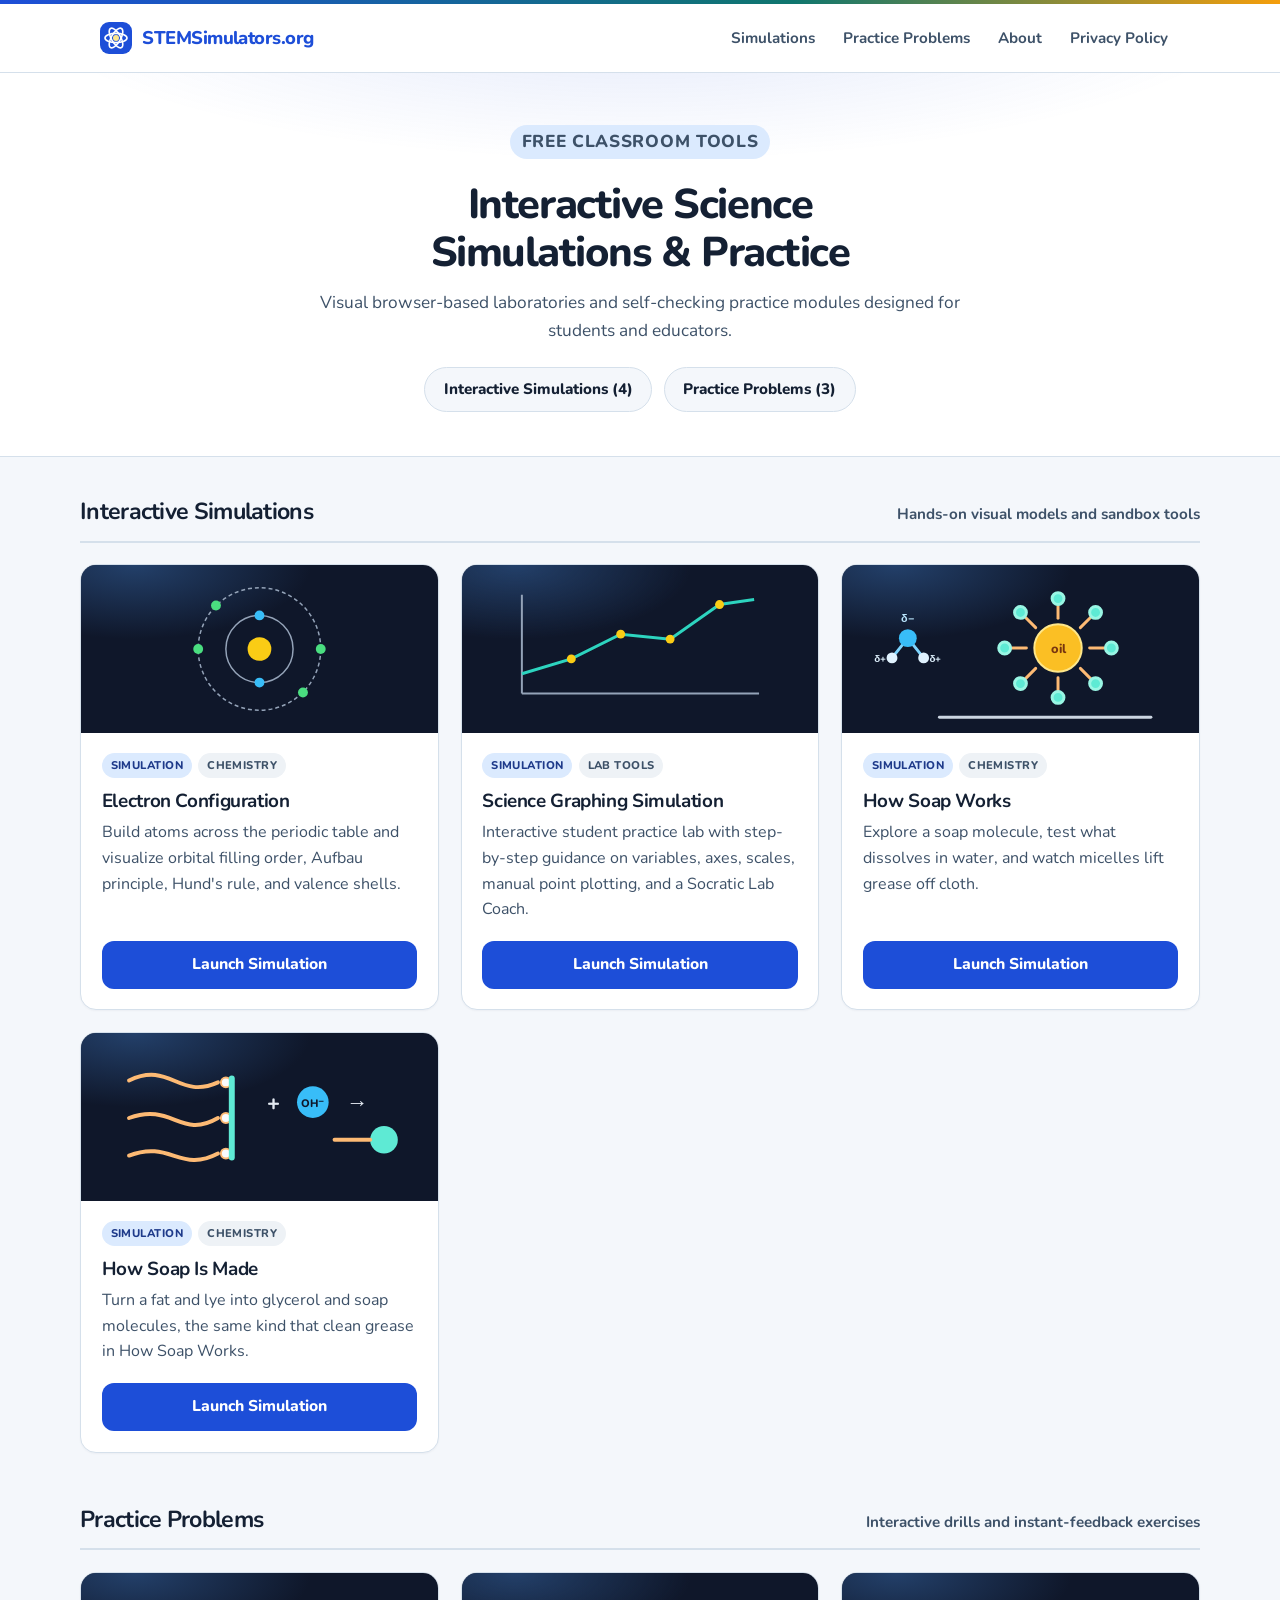
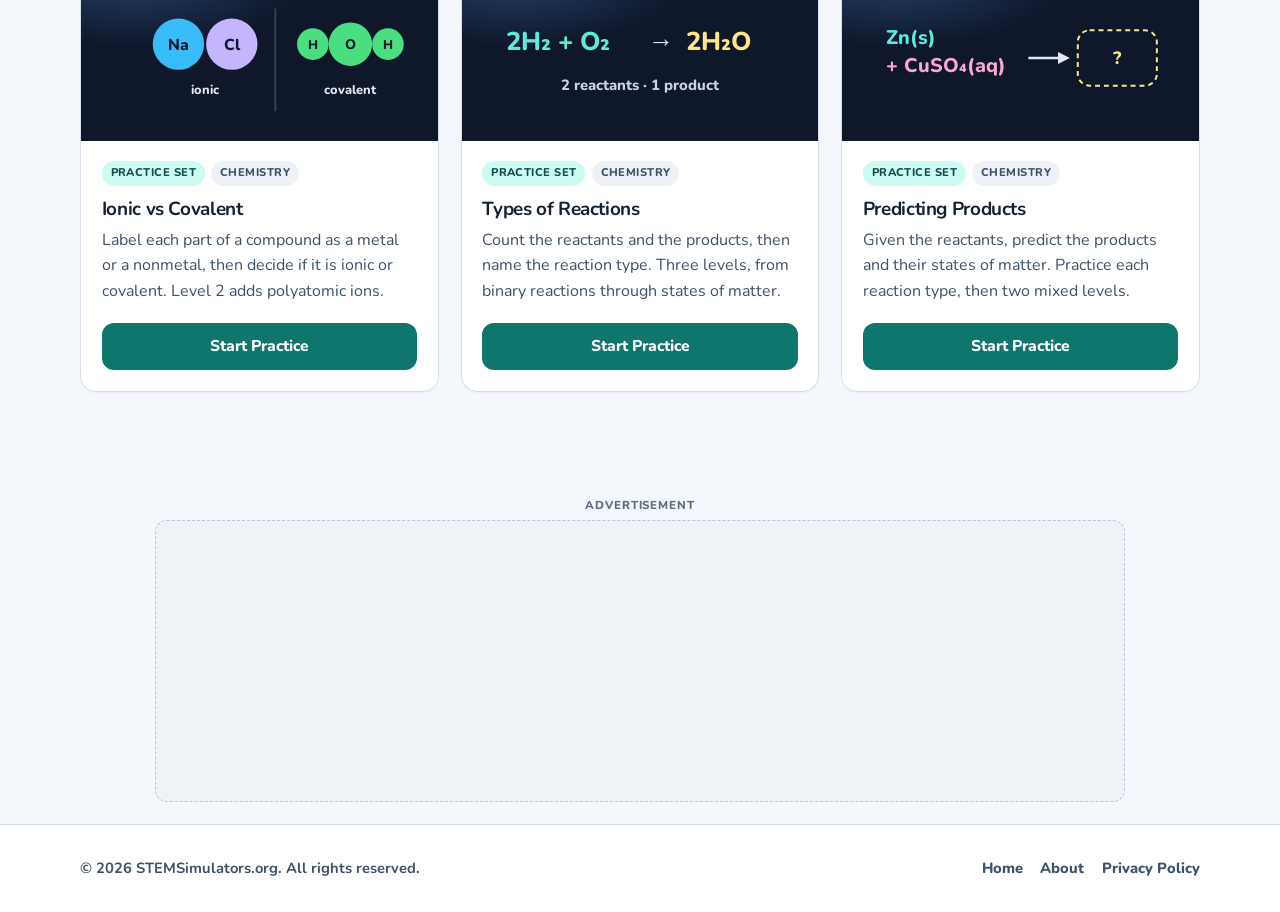
<file: index.html>
<!DOCTYPE html>
<html lang="en">
<head>
  <meta charset="UTF-8">
  <meta name="viewport" content="width=device-width, initial-scale=1.0">
  <title>STEM Simulators | Interactive Science Simulations &amp; Practice Problems</title>
  <meta name="description" content="Explore free interactive science simulations and self-checking chemistry practice problems in your browser.">
  <link rel="stylesheet" href="assets/site.css">

  <!-- GOOGLE ADSENSE SCRIPT -->
  <script async src="https://pagead2.googlesyndication.com/pagead/js/adsbygoogle.js?client=ca-pub-4365444453795543"
     crossorigin="anonymous"
     data-tag-for-age-treatment="1"></script>
</head>
<body>

  <a class="skip-link" href="#main">Skip to content</a>
  <header class="site-header">
    <div class="header-inner">
      <a href="index.html" class="logo">
        <svg class="logo-mark" viewBox="0 0 32 32" aria-hidden="true">
          <rect width="32" height="32" rx="9" fill="currentColor"/>
          <circle cx="16" cy="16" r="3" fill="#fde68a"/>
          <ellipse cx="16" cy="16" rx="11" ry="4.6" fill="none" stroke="#fff" stroke-width="1.6"/>
          <ellipse cx="16" cy="16" rx="11" ry="4.6" fill="none" stroke="#fff" stroke-width="1.6" transform="rotate(60 16 16)"/>
          <ellipse cx="16" cy="16" rx="11" ry="4.6" fill="none" stroke="#fff" stroke-width="1.6" transform="rotate(120 16 16)"/>
        </svg>
        <span class="logo-word">STEM<span>Simulators</span>.org</span>
      </a>
      <button class="nav-toggle" type="button" aria-expanded="false" aria-controls="site-nav">
        <span class="sr-only">Open menu</span>
        <span></span><span></span><span></span>
      </button>
      <nav id="site-nav" class="site-nav" aria-label="Primary">
        <a href="#simulations">Simulations</a>
        <a href="#practice">Practice Problems</a>
        <a href="about.html">About</a>
        <a href="privacy.html">Privacy Policy</a>
      </nav>
    </div>
  </header>

  <section class="hero">
    <div class="hero-inner">
      <p class="eyebrow">Free classroom tools</p>
      <h1>Interactive Science Simulations &amp; Practice</h1>
      <p>Visual browser-based laboratories and self-checking practice modules designed for students and educators.</p>
      <div class="hero-actions">
        <a href="#simulations" class="jump-link">Interactive Simulations (4)</a>
        <a href="#practice" class="jump-link">Practice Problems (3)</a>
      </div>
    </div>
  </section>

  <main id="main" class="container">

    <section id="simulations" class="library-section">
      <div class="section-header">
        <h2>Interactive Simulations</h2>
        <span>Hands-on visual models and sandbox tools</span>
      </div>

      <div class="card-grid">
        <article class="card">
          <div class="card-preview">
            <svg viewBox="0 0 320 170" role="img" aria-label="Atom with electrons on orbital rings">
              <circle cx="160" cy="85" r="12" fill="#facc15"/>
              <circle cx="160" cy="85" r="34" fill="none" stroke="#94a3b8" stroke-width="1.5"/>
              <circle cx="160" cy="51" r="5" fill="#38bdf8"/>
              <circle cx="160" cy="119" r="5" fill="#38bdf8"/>
              <circle cx="160" cy="85" r="62" fill="none" stroke="#94a3b8" stroke-dasharray="4 3" stroke-width="1.5"/>
              <circle cx="98" cy="85" r="5" fill="#4ade80"/>
              <circle cx="222" cy="85" r="5" fill="#4ade80"/>
              <circle cx="116" cy="41" r="5" fill="#4ade80"/>
              <circle cx="204" cy="129" r="5" fill="#4ade80"/>
            </svg>
          </div>
          <div class="card-body">
            <div class="badge-row">
              <span class="badge sim">Simulation</span>
              <span class="badge subject">Chemistry</span>
            </div>
            <h3>Electron Configuration</h3>
            <p>Build atoms across the periodic table and visualize orbital filling order, Aufbau principle, Hund's rule, and valence shells.</p>
            <a href="simulations/electron-configuration.html" class="btn btn-sim">Launch Simulation</a>
          </div>
        </article>

        <article class="card">
          <div class="card-preview">
            <svg viewBox="0 0 320 170" role="img" aria-label="Line graph with plotted points">
              <line x1="40" y1="130" x2="280" y2="130" stroke="#94a3b8" stroke-width="2"/>
              <line x1="40" y1="30" x2="40" y2="130" stroke="#94a3b8" stroke-width="2"/>
              <polyline points="40,110 90,95 140,70 190,75 240,40 275,35" fill="none" stroke="#2dd4bf" stroke-width="3"/>
              <circle cx="90" cy="95" r="4.5" fill="#facc15"/>
              <circle cx="140" cy="70" r="4.5" fill="#facc15"/>
              <circle cx="190" cy="75" r="4.5" fill="#facc15"/>
              <circle cx="240" cy="40" r="4.5" fill="#facc15"/>
            </svg>
          </div>
          <div class="card-body">
            <div class="badge-row">
              <span class="badge sim">Simulation</span>
              <span class="badge subject">Lab Tools</span>
            </div>
            <h3>Science Graphing Simulation</h3>
            <p>Interactive student practice lab with step-by-step guidance on variables, axes, scales, manual point plotting, and a Socratic Lab Coach.</p>
            <a href="simulations/science-graphing-simulation.html" class="btn btn-sim">Launch Simulation</a>
          </div>
        </article>

        <article class="card">
          <div class="card-preview">
            <svg viewBox="0 0 320 170" role="img" aria-label="Soap molecules surrounding a drop of oil, next to a water molecule">
              <g transform="translate(46 74)" fill="none" stroke="#7dd3fc" stroke-width="3" stroke-linecap="round">
                <line x1="0" y1="0" x2="-16" y2="20"/>
                <line x1="0" y1="0" x2="16" y2="20"/>
              </g>
              <g transform="translate(46 74)" font-family="Nunito, sans-serif" font-weight="800">
                <circle cx="0" cy="0" r="9" fill="#38bdf8"/>
                <circle cx="-16" cy="20" r="5.5" fill="#e0f2fe"/>
                <circle cx="16" cy="20" r="5.5" fill="#e0f2fe"/>
                <text x="0" y="-16" text-anchor="middle" fill="#bae6fd" font-size="11">δ−</text>
                <text x="-28" y="24" text-anchor="middle" fill="#e0f2fe" font-size="10">δ+</text>
                <text x="28" y="24" text-anchor="middle" fill="#e0f2fe" font-size="10">δ+</text>
              </g>
              <circle cx="198" cy="84" r="24" fill="#fbbf24" stroke="#fde68a" stroke-width="2"/>
              <text x="198" y="89" text-anchor="middle" fill="#78350f" font-family="Nunito, sans-serif" font-size="13" font-weight="800">oil</text>
              <g stroke="#fdba74" stroke-width="3" stroke-linecap="round" fill="#5eead4" stroke-linejoin="round">
                <line x1="198" y1="54" x2="198" y2="40"/><circle cx="198" cy="34" r="6" stroke="#99f6e4"/>
                <line x1="220.6" y1="63.4" x2="231.9" y2="52.1"/><circle cx="236" cy="48" r="6" stroke="#99f6e4"/>
                <line x1="230" y1="84" x2="246" y2="84"/><circle cx="252" cy="84" r="6" stroke="#99f6e4"/>
                <line x1="220.6" y1="104.6" x2="231.9" y2="116"/><circle cx="236" cy="120" r="6" stroke="#99f6e4"/>
                <line x1="198" y1="114" x2="198" y2="128"/><circle cx="198" cy="134" r="6" stroke="#99f6e4"/>
                <line x1="175.4" y1="104.6" x2="164.1" y2="116"/><circle cx="160" cy="120" r="6" stroke="#99f6e4"/>
                <line x1="166" y1="84" x2="150" y2="84"/><circle cx="144" cy="84" r="6" stroke="#99f6e4"/>
                <line x1="175.4" y1="63.4" x2="164.1" y2="52.1"/><circle cx="160" cy="48" r="6" stroke="#99f6e4"/>
              </g>
              <path d="M78 154 H292" stroke="#cbd5e1" stroke-width="3" stroke-linecap="round"/>
            </svg>
          </div>
          <div class="card-body">
            <div class="badge-row">
              <span class="badge sim">Simulation</span>
              <span class="badge subject">Chemistry</span>
            </div>
            <h3>How Soap Works</h3>
            <p>Explore a soap molecule, test what dissolves in water, and watch micelles lift grease off cloth.</p>
            <a href="simulations/soap-and-micelles.html" class="btn btn-sim">Launch Simulation</a>
          </div>
        </article>

        <article class="card">
          <div class="card-preview">
            <svg viewBox="0 0 320 170" role="img" aria-label="A fat molecule meeting lye and turning into soap">
              <path d="M28 48 C70 28 78 68 118 50" fill="none" stroke="#fdba74" stroke-width="4" stroke-linecap="round"/>
              <path d="M28 86 C72 70 80 108 118 86" fill="none" stroke="#fdba74" stroke-width="4" stroke-linecap="round"/>
              <path d="M28 124 C70 108 80 142 118 122" fill="none" stroke="#fdba74" stroke-width="4" stroke-linecap="round"/>
              <circle cx="126" cy="50" r="5" fill="#f8fafc" stroke="#fdba74" stroke-width="2"/>
              <circle cx="126" cy="86" r="5" fill="#f8fafc" stroke="#fdba74" stroke-width="2"/>
              <circle cx="126" cy="122" r="5" fill="#f8fafc" stroke="#fdba74" stroke-width="2"/>
              <path d="M132 46 V126" stroke="#5eead4" stroke-width="6" stroke-linecap="round"/>
              <text x="168" y="78" fill="#e2e8f0" font-family="Nunito, sans-serif" font-size="22" font-weight="800">+</text>
              <circle cx="214" cy="70" r="16" fill="#38bdf8"/>
              <text x="214" y="75" text-anchor="middle" fill="#0f172a" font-family="Nunito, sans-serif" font-size="11" font-weight="800">OH⁻</text>
              <text x="248" y="78" fill="#e2e8f0" font-family="Nunito, sans-serif" font-size="22" font-weight="800">→</text>
              <circle cx="286" cy="108" r="14" fill="#5eead4"/>
              <path d="M272 108 H236" stroke="#fdba74" stroke-width="4" stroke-linecap="round"/>
            </svg>
          </div>
          <div class="card-body">
            <div class="badge-row">
              <span class="badge sim">Simulation</span>
              <span class="badge subject">Chemistry</span>
            </div>
            <h3>How Soap Is Made</h3>
            <p>Turn a fat and lye into glycerol and soap molecules, the same kind that clean grease in How Soap Works.</p>
            <a href="simulations/how-soap-is-made.html" class="btn btn-sim">Launch Simulation</a>
          </div>
        </article>
      </div>
    </section>

    <section id="practice" class="library-section">
      <div class="section-header">
        <h2>Practice Problems</h2>
        <span>Interactive drills and instant-feedback exercises</span>
      </div>

      <div class="card-grid">
        <article class="card">
          <div class="card-preview">
            <svg viewBox="0 0 320 170" role="img" aria-label="Sodium chloride beside a water molecule">
              <circle cx="78" cy="72" r="26" fill="#38bdf8"/>
              <text x="78" y="78" text-anchor="middle" fill="#0f172a" font-weight="800" font-size="16" font-family="Nunito, sans-serif">Na</text>
              <circle cx="132" cy="72" r="26" fill="#c4b5fd"/>
              <text x="132" y="78" text-anchor="middle" fill="#0f172a" font-weight="800" font-size="16" font-family="Nunito, sans-serif">Cl</text>
              <text x="105" y="122" text-anchor="middle" fill="#e2e8f0" font-size="13" font-weight="800" font-family="Nunito, sans-serif">ionic</text>
              <line x1="176" y1="36" x2="176" y2="140" stroke="#334155" stroke-width="2"/>
              <circle cx="214" cy="72" r="16" fill="#4ade80"/>
              <text x="214" y="77" text-anchor="middle" fill="#0f172a" font-weight="800" font-size="13" font-family="Nunito, sans-serif">H</text>
              <circle cx="252" cy="72" r="22" fill="#4ade80"/>
              <text x="252" y="77" text-anchor="middle" fill="#0f172a" font-weight="800" font-size="14" font-family="Nunito, sans-serif">O</text>
              <circle cx="290" cy="72" r="16" fill="#4ade80"/>
              <text x="290" y="77" text-anchor="middle" fill="#0f172a" font-weight="800" font-size="13" font-family="Nunito, sans-serif">H</text>
              <text x="252" y="122" text-anchor="middle" fill="#e2e8f0" font-size="13" font-weight="800" font-family="Nunito, sans-serif">covalent</text>
            </svg>
          </div>
          <div class="card-body">
            <div class="badge-row">
              <span class="badge practice">Practice Set</span>
              <span class="badge subject">Chemistry</span>
            </div>
            <h3>Ionic vs Covalent</h3>
            <p>Label each part of a compound as a metal or a nonmetal, then decide if it is ionic or covalent. Level 2 adds polyatomic ions.</p>
            <a href="practice/ionic-covalent.html" class="btn btn-practice">Start Practice</a>
          </div>
        </article>

        <article class="card">
          <div class="card-preview">
            <svg viewBox="0 0 320 170" role="img" aria-label="Two reactants combining into one product">
              <text x="24" y="78" fill="#5eead4" font-size="26" font-family="Nunito, sans-serif" font-weight="800">2H₂ + O₂</text>
              <text x="168" y="78" fill="#e2e8f0" font-size="26" font-family="Nunito, sans-serif" font-weight="800">→</text>
              <text x="206" y="78" fill="#fde68a" font-size="26" font-family="Nunito, sans-serif" font-weight="800">2H₂O</text>
              <text x="160" y="118" text-anchor="middle" fill="#cbd5e1" font-size="15" font-family="Nunito, sans-serif" font-weight="800">2 reactants · 1 product</text>
            </svg>
          </div>
          <div class="card-body">
            <div class="badge-row">
              <span class="badge practice">Practice Set</span>
              <span class="badge subject">Chemistry</span>
            </div>
            <h3>Types of Reactions</h3>
            <p>Count the reactants and the products, then name the reaction type. Three levels, from binary reactions through states of matter.</p>
            <a href="practice/reaction-types.html" class="btn btn-practice">Start Practice</a>
          </div>
        </article>

        <article class="card">
          <div class="card-preview">
            <svg viewBox="0 0 320 170" role="img" aria-label="Zinc and copper sulfate reactants with a blank for the products">
              <text x="24" y="72" fill="#5eead4" font-size="20" font-family="Nunito, sans-serif" font-weight="800">Zn(s)</text>
              <text x="24" y="100" fill="#f9a8d4" font-size="20" font-family="Nunito, sans-serif" font-weight="800">+ CuSO₄(aq)</text>
              <line x1="168" y1="86" x2="198" y2="86" stroke="#e2e8f0" stroke-width="2.5"/>
              <polygon points="198,80 210,86 198,92" fill="#e2e8f0"/>
              <rect x="218" y="58" width="80" height="56" rx="12" fill="none" stroke="#fde68a" stroke-width="2" stroke-dasharray="5 4"/>
              <text x="258" y="92" text-anchor="middle" fill="#fde68a" font-size="18" font-family="Nunito, sans-serif" font-weight="800">?</text>
            </svg>
          </div>
          <div class="card-body">
            <div class="badge-row">
              <span class="badge practice">Practice Set</span>
              <span class="badge subject">Chemistry</span>
            </div>
            <h3>Predicting Products</h3>
            <p>Given the reactants, predict the products and their states of matter. Practice each reaction type, then two mixed levels.</p>
            <a href="practice/predict-products.html" class="btn btn-practice">Start Practice</a>
          </div>
        </article>
      </div>
    </section>

  </main>

  <div class="ad-banner-wrapper">
    <span class="ad-label">Advertisement</span>
    <div class="ad-banner-slot">
      <ins class="adsbygoogle"
           style="display:block"
           data-ad-client="ca-pub-4365444453795543"
           data-ad-slot="4468511317"
           data-ad-format="auto"
           data-full-width-responsive="true"
           data-tag-for-age-treatment="1"></ins>
      <script>
           (adsbygoogle = window.adsbygoogle || []).push({});
      </script>
    </div>
  </div>

  <footer class="site-footer">
    <div class="footer-inner">
      <p>&copy; 2026 STEMSimulators.org. All rights reserved.</p>
      <nav class="footer-links" aria-label="Footer">
        <a href="index.html">Home</a>
        <a href="about.html">About</a>
        <a href="privacy.html">Privacy Policy</a>
      </nav>
    </div>
  </footer>
  <script src="assets/site.js" defer></script>
</body>
</html>
</file>
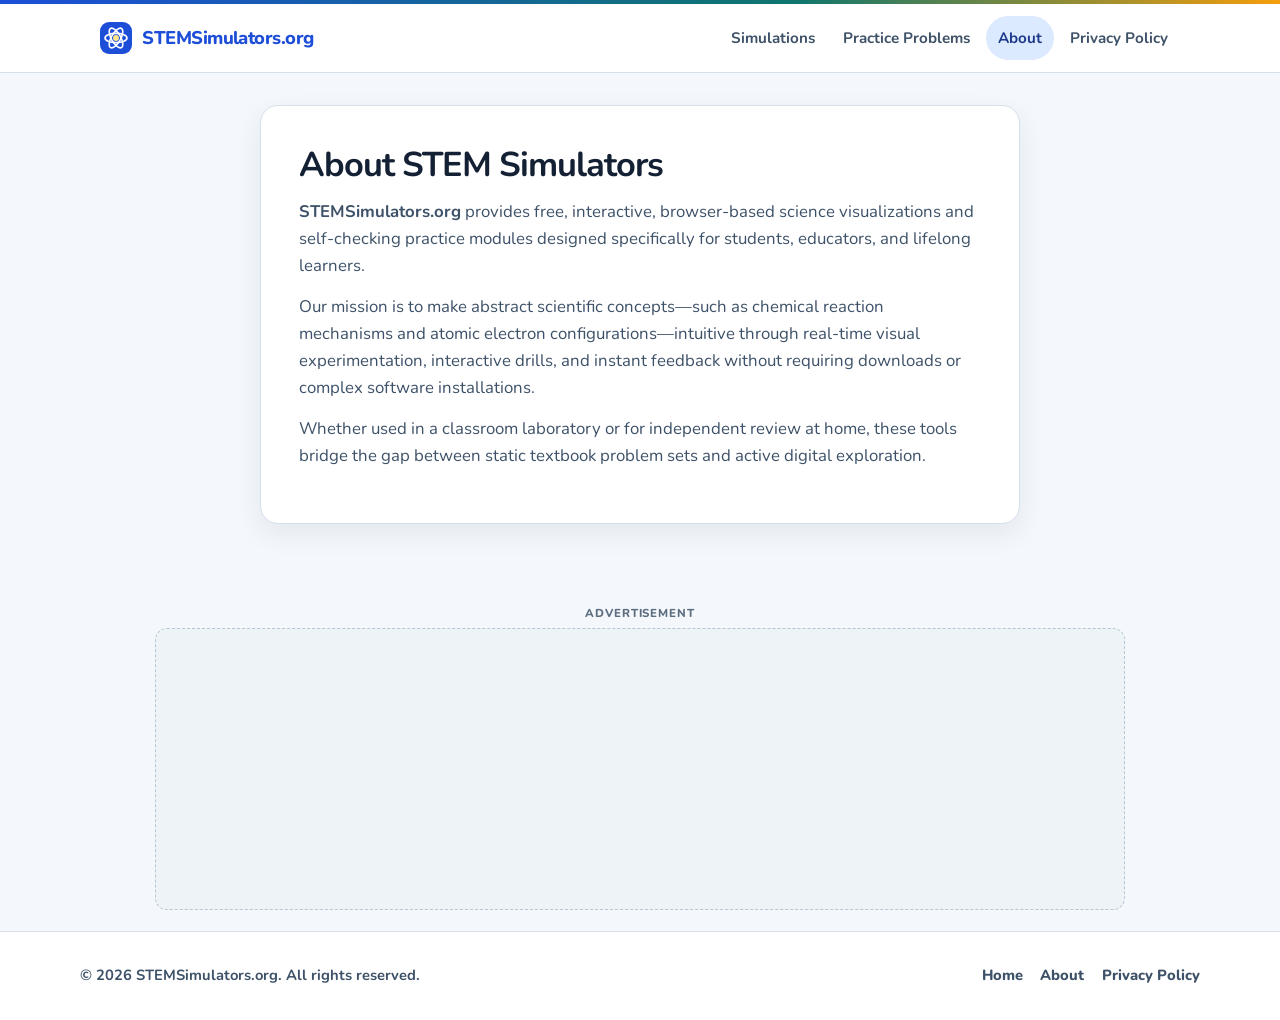
<file: about.html>
<!DOCTYPE html>
<html lang="en">
<head>
  <meta charset="UTF-8">
  <meta name="viewport" content="width=device-width, initial-scale=1.0">
  <title>About | STEM Simulators</title>
  <link rel="stylesheet" href="assets/site.css">
  <script async src="https://pagead2.googlesyndication.com/pagead/js/adsbygoogle.js?client=ca-pub-4365444453795543"
     crossorigin="anonymous"
     data-tag-for-age-treatment="1"></script>
</head>
<body>

  <a class="skip-link" href="#main">Skip to content</a>
  <header class="site-header">
    <div class="header-inner">
      <a href="index.html" class="logo">
        <svg class="logo-mark" viewBox="0 0 32 32" aria-hidden="true">
          <rect width="32" height="32" rx="9" fill="currentColor"/>
          <circle cx="16" cy="16" r="3" fill="#fde68a"/>
          <ellipse cx="16" cy="16" rx="11" ry="4.6" fill="none" stroke="#fff" stroke-width="1.6"/>
          <ellipse cx="16" cy="16" rx="11" ry="4.6" fill="none" stroke="#fff" stroke-width="1.6" transform="rotate(60 16 16)"/>
          <ellipse cx="16" cy="16" rx="11" ry="4.6" fill="none" stroke="#fff" stroke-width="1.6" transform="rotate(120 16 16)"/>
        </svg>
        <span class="logo-word">STEM<span>Simulators</span>.org</span>
      </a>
      <button class="nav-toggle" type="button" aria-expanded="false" aria-controls="site-nav">
        <span class="sr-only">Open menu</span>
        <span></span><span></span><span></span>
      </button>
      <nav id="site-nav" class="site-nav" aria-label="Primary">
        <a href="index.html#simulations">Simulations</a>
        <a href="index.html#practice">Practice Problems</a>
        <a href="about.html" aria-current="page">About</a>
        <a href="privacy.html">Privacy Policy</a>
      </nav>
    </div>
  </header>

  <main id="main" class="page-wrap">
    <article class="prose-card">
      <h1>About STEM Simulators</h1>
      <p><strong>STEMSimulators.org</strong> provides free, interactive, browser-based science visualizations and self-checking practice modules designed specifically for students, educators, and lifelong learners.</p>
      <p>Our mission is to make abstract scientific concepts—such as chemical reaction mechanisms and atomic electron configurations—intuitive through real-time visual experimentation, interactive drills, and instant feedback without requiring downloads or complex software installations.</p>
      <p>Whether used in a classroom laboratory or for independent review at home, these tools bridge the gap between static textbook problem sets and active digital exploration.</p>
    </article>
  </main>

  <div class="ad-banner-wrapper">
    <span class="ad-label">Advertisement</span>
    <div class="ad-banner-slot">
      <ins class="adsbygoogle"
           style="display:block"
           data-ad-client="ca-pub-4365444453795543"
           data-ad-slot="4468511317"
           data-ad-format="auto"
           data-full-width-responsive="true"
           data-tag-for-age-treatment="1"></ins>
      <script>
           (adsbygoogle = window.adsbygoogle || []).push({});
      </script>
    </div>
  </div>

  <footer class="site-footer">
    <div class="footer-inner">
      <p>&copy; 2026 STEMSimulators.org. All rights reserved.</p>
      <nav class="footer-links" aria-label="Footer">
        <a href="index.html">Home</a>
        <a href="about.html" aria-current="page">About</a>
        <a href="privacy.html">Privacy Policy</a>
      </nav>
    </div>
  </footer>
  <script src="assets/site.js" defer></script>
</body>
</html>
</file>
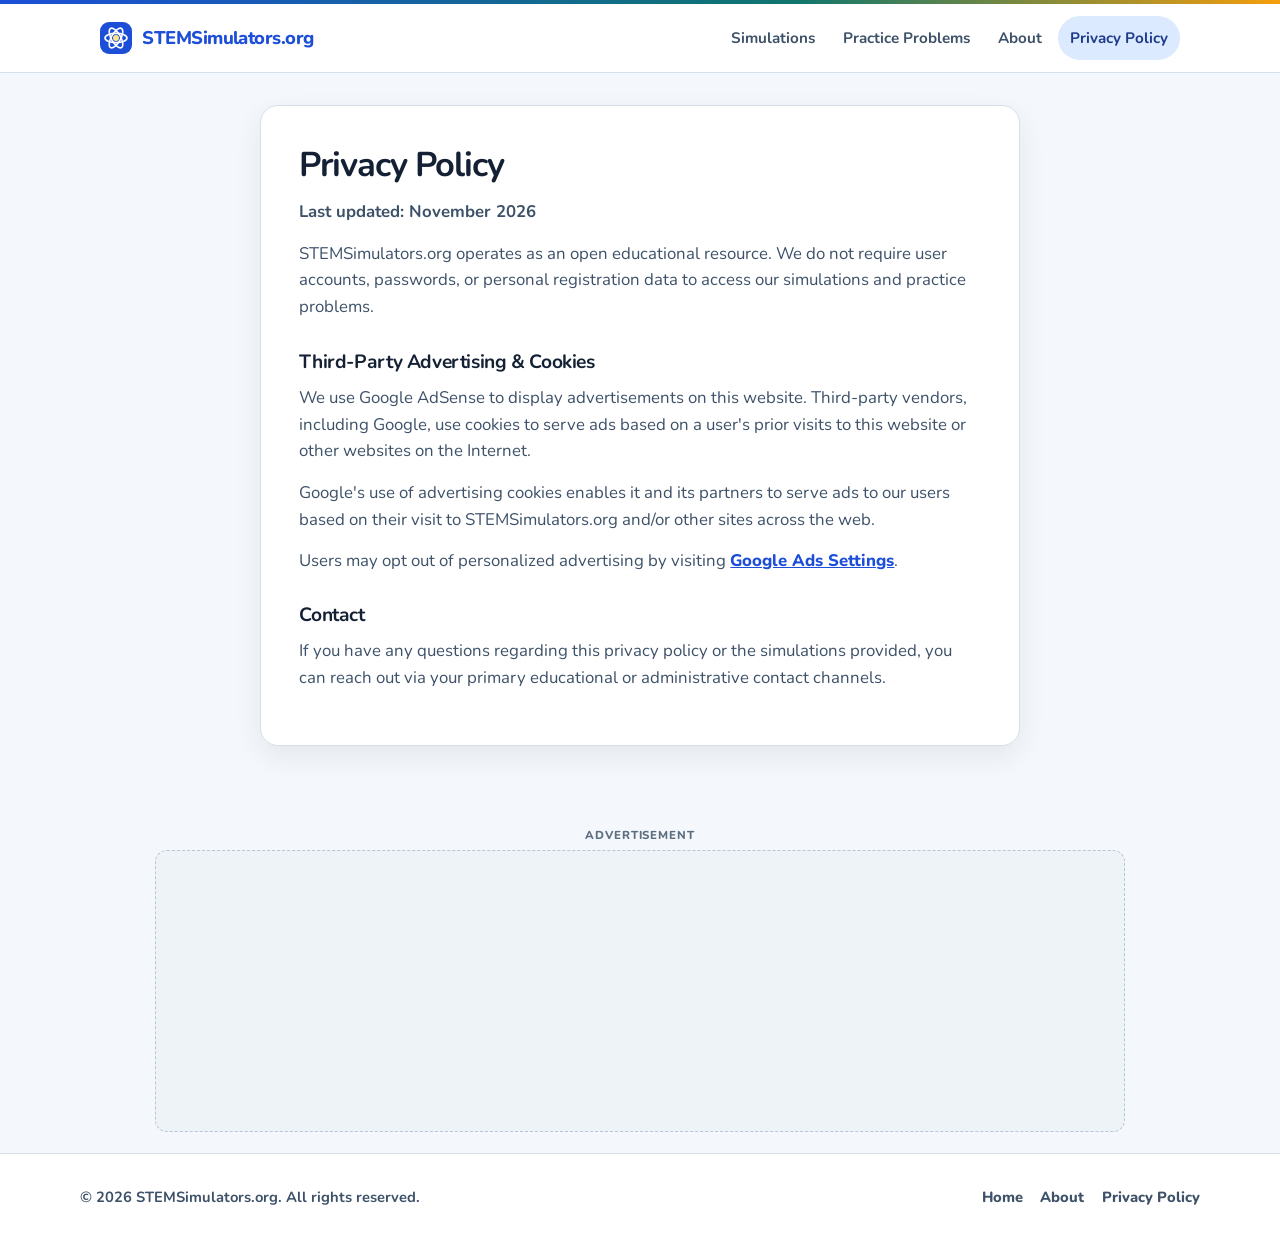
<file: privacy.html>
<!DOCTYPE html>
<html lang="en">
<head>
  <meta charset="UTF-8">
  <meta name="viewport" content="width=device-width, initial-scale=1.0">
  <title>Privacy Policy | STEM Simulators</title>
  <link rel="stylesheet" href="assets/site.css">
  <script async src="https://pagead2.googlesyndication.com/pagead/js/adsbygoogle.js?client=ca-pub-4365444453795543"
     crossorigin="anonymous"
     data-tag-for-age-treatment="1"></script>
</head>
<body>

  <a class="skip-link" href="#main">Skip to content</a>
  <header class="site-header">
    <div class="header-inner">
      <a href="index.html" class="logo">
        <svg class="logo-mark" viewBox="0 0 32 32" aria-hidden="true">
          <rect width="32" height="32" rx="9" fill="currentColor"/>
          <circle cx="16" cy="16" r="3" fill="#fde68a"/>
          <ellipse cx="16" cy="16" rx="11" ry="4.6" fill="none" stroke="#fff" stroke-width="1.6"/>
          <ellipse cx="16" cy="16" rx="11" ry="4.6" fill="none" stroke="#fff" stroke-width="1.6" transform="rotate(60 16 16)"/>
          <ellipse cx="16" cy="16" rx="11" ry="4.6" fill="none" stroke="#fff" stroke-width="1.6" transform="rotate(120 16 16)"/>
        </svg>
        <span class="logo-word">STEM<span>Simulators</span>.org</span>
      </a>
      <button class="nav-toggle" type="button" aria-expanded="false" aria-controls="site-nav">
        <span class="sr-only">Open menu</span>
        <span></span><span></span><span></span>
      </button>
      <nav id="site-nav" class="site-nav" aria-label="Primary">
        <a href="index.html#simulations">Simulations</a>
        <a href="index.html#practice">Practice Problems</a>
        <a href="about.html">About</a>
        <a href="privacy.html" aria-current="page">Privacy Policy</a>
      </nav>
    </div>
  </header>

  <main id="main" class="page-wrap">
    <article class="prose-card">
      <h1>Privacy Policy</h1>
      <p class="updated">Last updated: November 2026</p>

      <p>STEMSimulators.org operates as an open educational resource. We do not require user accounts, passwords, or personal registration data to access our simulations and practice problems.</p>

      <h2>Third-Party Advertising &amp; Cookies</h2>
      <p>We use Google AdSense to display advertisements on this website. Third-party vendors, including Google, use cookies to serve ads based on a user's prior visits to this website or other websites on the Internet.</p>

      <p>Google's use of advertising cookies enables it and its partners to serve ads to our users based on their visit to STEMSimulators.org and/or other sites across the web.</p>

      <p>Users may opt out of personalized advertising by visiting <a href="https://www.google.com/settings/ads" target="_blank" rel="noopener">Google Ads Settings</a>.</p>

      <h2>Contact</h2>
      <p>If you have any questions regarding this privacy policy or the simulations provided, you can reach out via your primary educational or administrative contact channels.</p>
    </article>
  </main>

  <div class="ad-banner-wrapper">
    <span class="ad-label">Advertisement</span>
    <div class="ad-banner-slot">
      <ins class="adsbygoogle"
           style="display:block"
           data-ad-client="ca-pub-4365444453795543"
           data-ad-slot="4468511317"
           data-ad-format="auto"
           data-full-width-responsive="true"
           data-tag-for-age-treatment="1"></ins>
      <script>
           (adsbygoogle = window.adsbygoogle || []).push({});
      </script>
    </div>
  </div>

  <footer class="site-footer">
    <div class="footer-inner">
      <p>&copy; 2026 STEMSimulators.org. All rights reserved.</p>
      <nav class="footer-links" aria-label="Footer">
        <a href="index.html">Home</a>
        <a href="about.html">About</a>
        <a href="privacy.html" aria-current="page">Privacy Policy</a>
      </nav>
    </div>
  </footer>
  <script src="assets/site.js" defer></script>
</body>
</html>
</file>
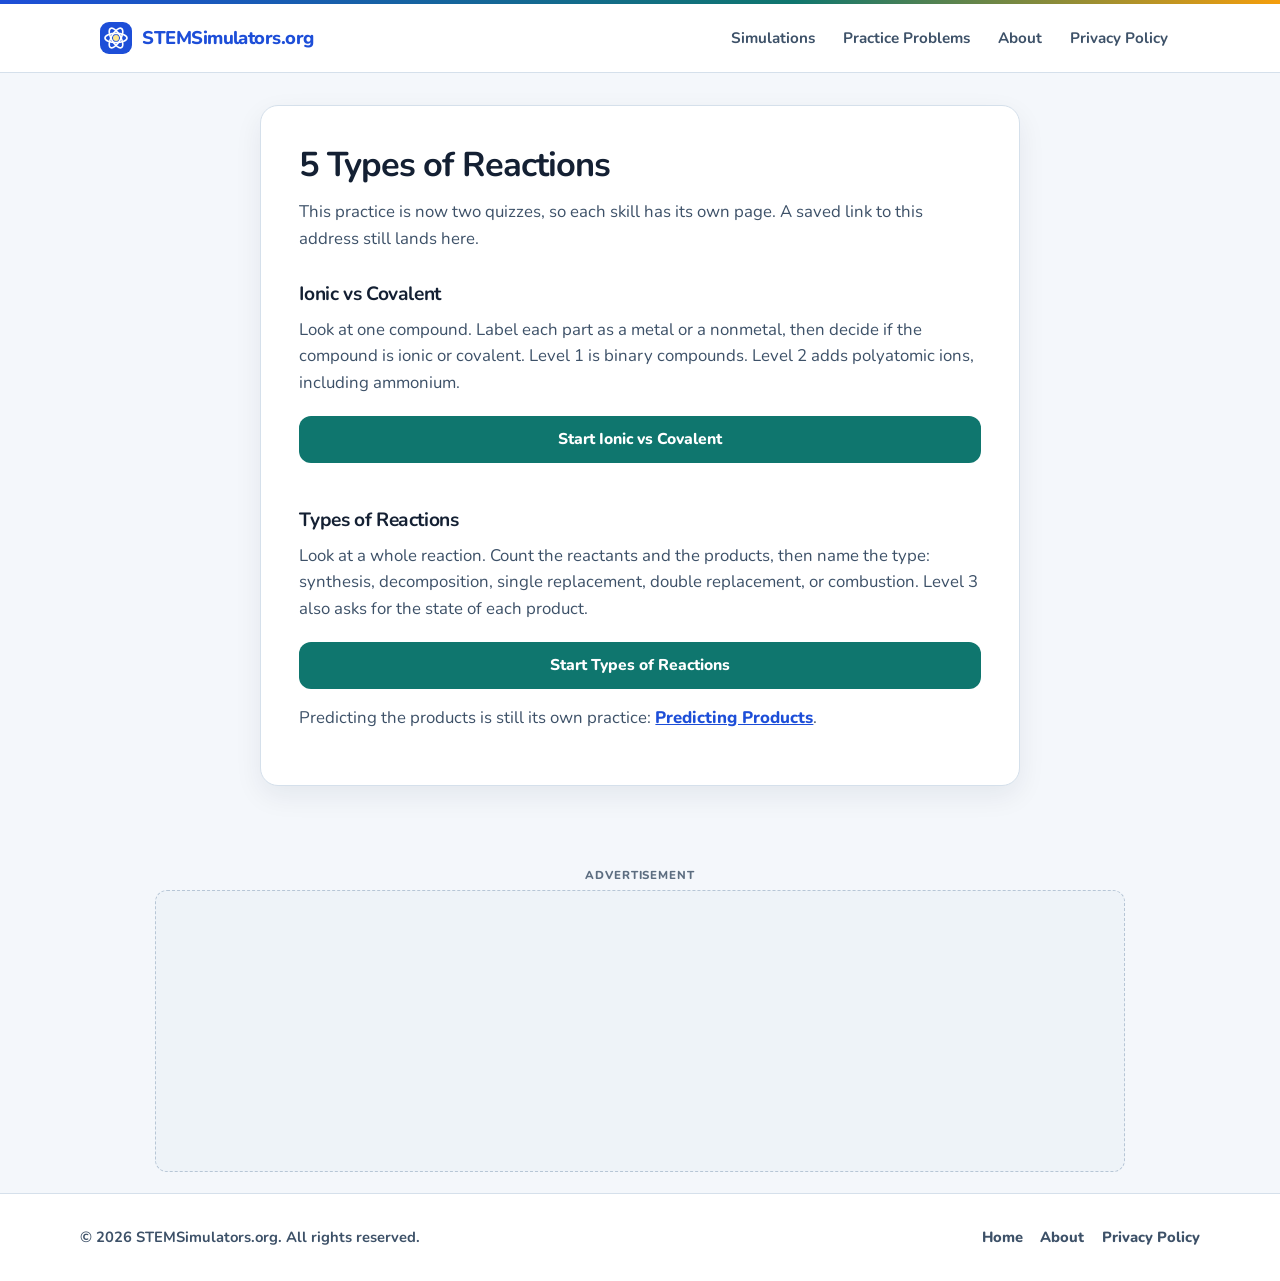
<file: practice/reactions.html>
<!DOCTYPE html>
<html lang="en">
<head>
  <meta charset="UTF-8">
  <meta name="viewport" content="width=device-width, initial-scale=1.0">
  <title>5 Types of Reactions | STEM Simulators</title>
  <meta name="description" content="The 5 Types of Reactions practice is now two quizzes: Ionic vs Covalent, and Types of Reactions.">
  <link rel="stylesheet" href="../assets/site.css">
  <script async src="https://pagead2.googlesyndication.com/pagead/js/adsbygoogle.js?client=ca-pub-4365444453795543"
     crossorigin="anonymous"
     data-tag-for-age-treatment="1"></script>
</head>
<body>

  <a class="skip-link" href="#main">Skip to content</a>
  <header class="site-header">
    <div class="header-inner">
      <a href="../index.html" class="logo">
        <svg class="logo-mark" viewBox="0 0 32 32" aria-hidden="true">
          <rect width="32" height="32" rx="9" fill="currentColor"/>
          <circle cx="16" cy="16" r="3" fill="#fde68a"/>
          <ellipse cx="16" cy="16" rx="11" ry="4.6" fill="none" stroke="#fff" stroke-width="1.6"/>
          <ellipse cx="16" cy="16" rx="11" ry="4.6" fill="none" stroke="#fff" stroke-width="1.6" transform="rotate(60 16 16)"/>
          <ellipse cx="16" cy="16" rx="11" ry="4.6" fill="none" stroke="#fff" stroke-width="1.6" transform="rotate(120 16 16)"/>
        </svg>
        <span class="logo-word">STEM<span>Simulators</span>.org</span>
      </a>
      <button class="nav-toggle" type="button" aria-expanded="false" aria-controls="site-nav">
        <span class="sr-only">Open menu</span>
        <span></span><span></span><span></span>
      </button>
      <nav id="site-nav" class="site-nav" aria-label="Primary">
        <a href="../index.html#simulations">Simulations</a>
        <a href="../index.html#practice">Practice Problems</a>
        <a href="../about.html">About</a>
        <a href="../privacy.html">Privacy Policy</a>
      </nav>
    </div>
  </header>

  <main id="main" class="page-wrap">
    <article class="prose-card">
      <h1>5 Types of Reactions</h1>
      <p>This practice is now two quizzes, so each skill has its own page. A saved link to this address still lands here.</p>

      <h2>Ionic vs Covalent</h2>
      <p>Look at one compound. Label each part as a metal or a nonmetal, then decide if the compound is ionic or covalent. Level 1 is binary compounds. Level 2 adds polyatomic ions, including ammonium.</p>
      <a class="btn btn-practice" href="ionic-covalent.html">Start Ionic vs Covalent</a>

      <h2>Types of Reactions</h2>
      <p>Look at a whole reaction. Count the reactants and the products, then name the type: synthesis, decomposition, single replacement, double replacement, or combustion. Level 3 also asks for the state of each product.</p>
      <a class="btn btn-practice" href="reaction-types.html">Start Types of Reactions</a>

      <p>Predicting the products is still its own practice: <a href="predict-products.html">Predicting Products</a>.</p>
    </article>
  </main>

  <div class="ad-banner-wrapper">
    <span class="ad-label">Advertisement</span>
    <div class="ad-banner-slot">
      <ins class="adsbygoogle"
           style="display:block"
           data-ad-client="ca-pub-4365444453795543"
           data-ad-slot="4468511317"
           data-ad-format="auto"
           data-full-width-responsive="true"
           data-tag-for-age-treatment="1"></ins>
      <script>
           (adsbygoogle = window.adsbygoogle || []).push({});
      </script>
    </div>
  </div>

  <footer class="site-footer">
    <div class="footer-inner">
      <p>&copy; 2026 STEMSimulators.org. All rights reserved.</p>
      <nav class="footer-links" aria-label="Footer">
        <a href="../index.html">Home</a>
        <a href="../about.html">About</a>
        <a href="../privacy.html">Privacy Policy</a>
      </nav>
    </div>
  </footer>
  <script src="../assets/site.js" defer></script>
</body>
</html>
</file>
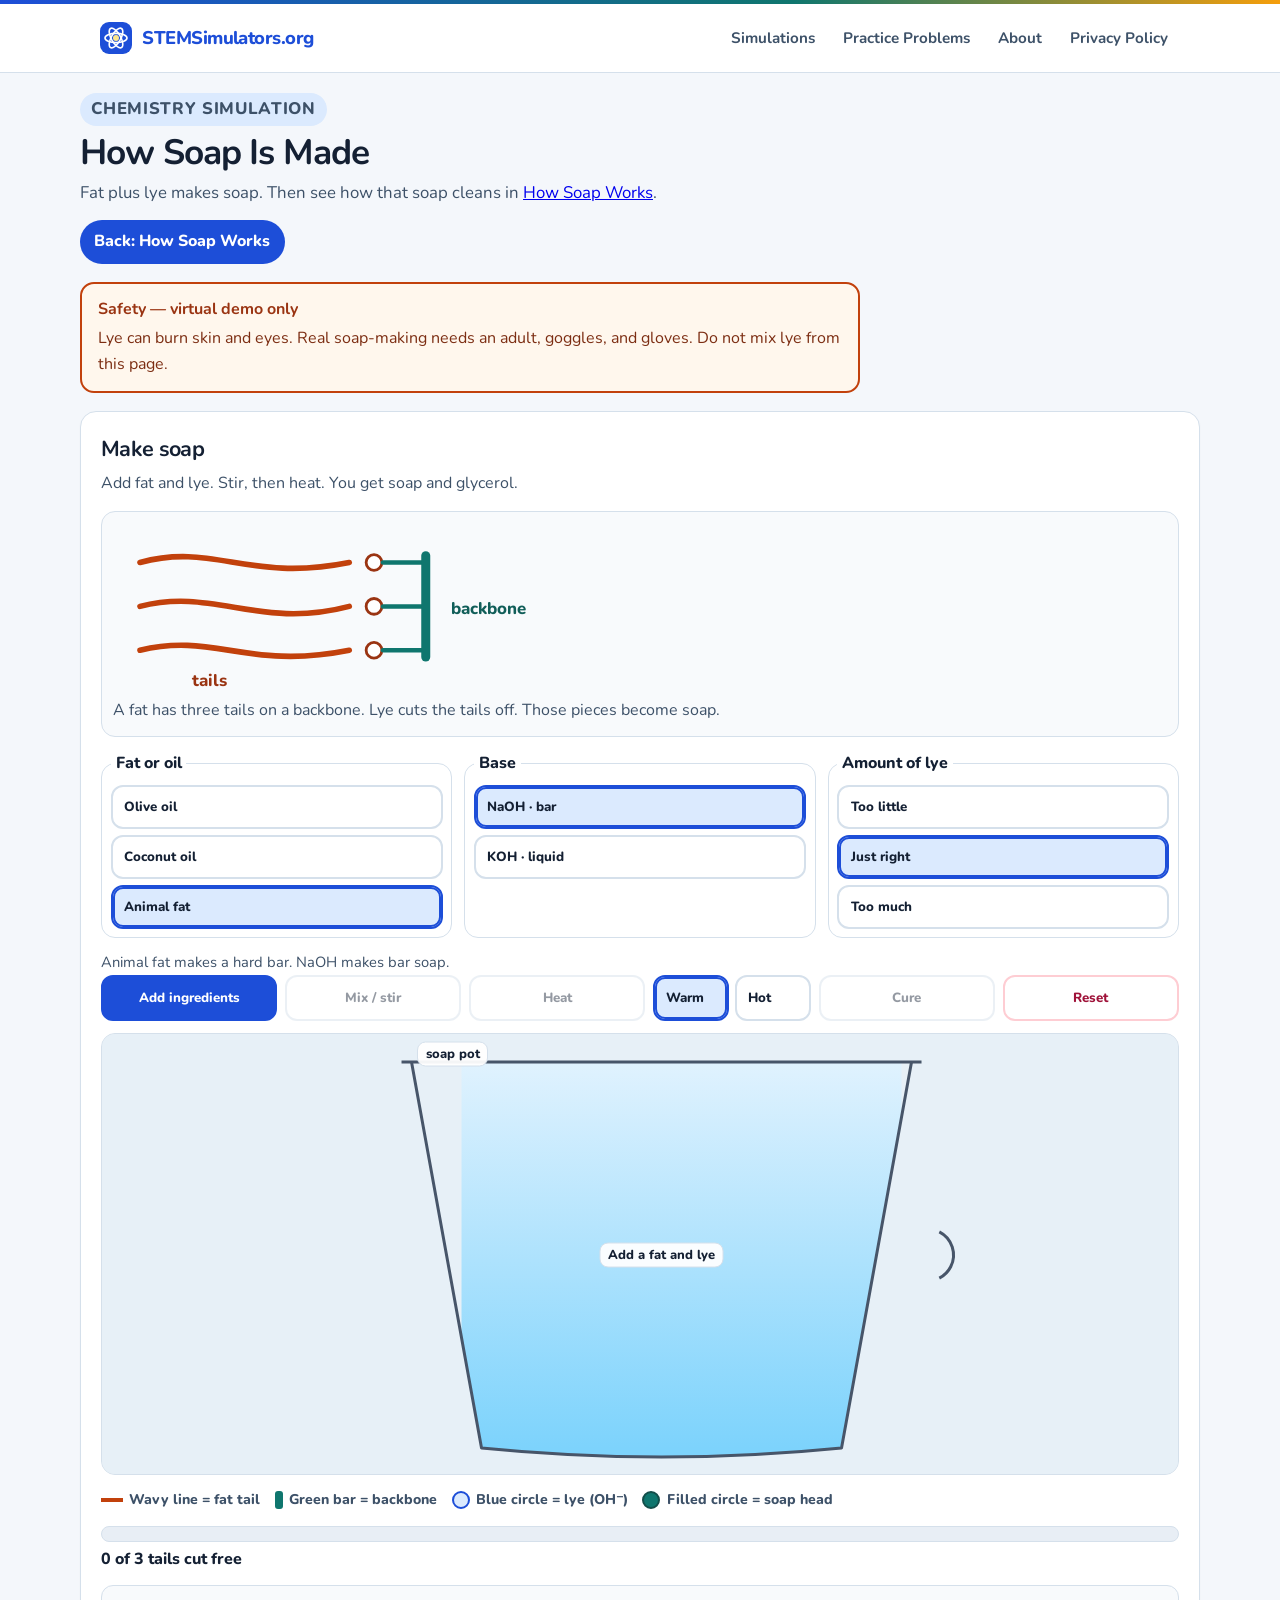
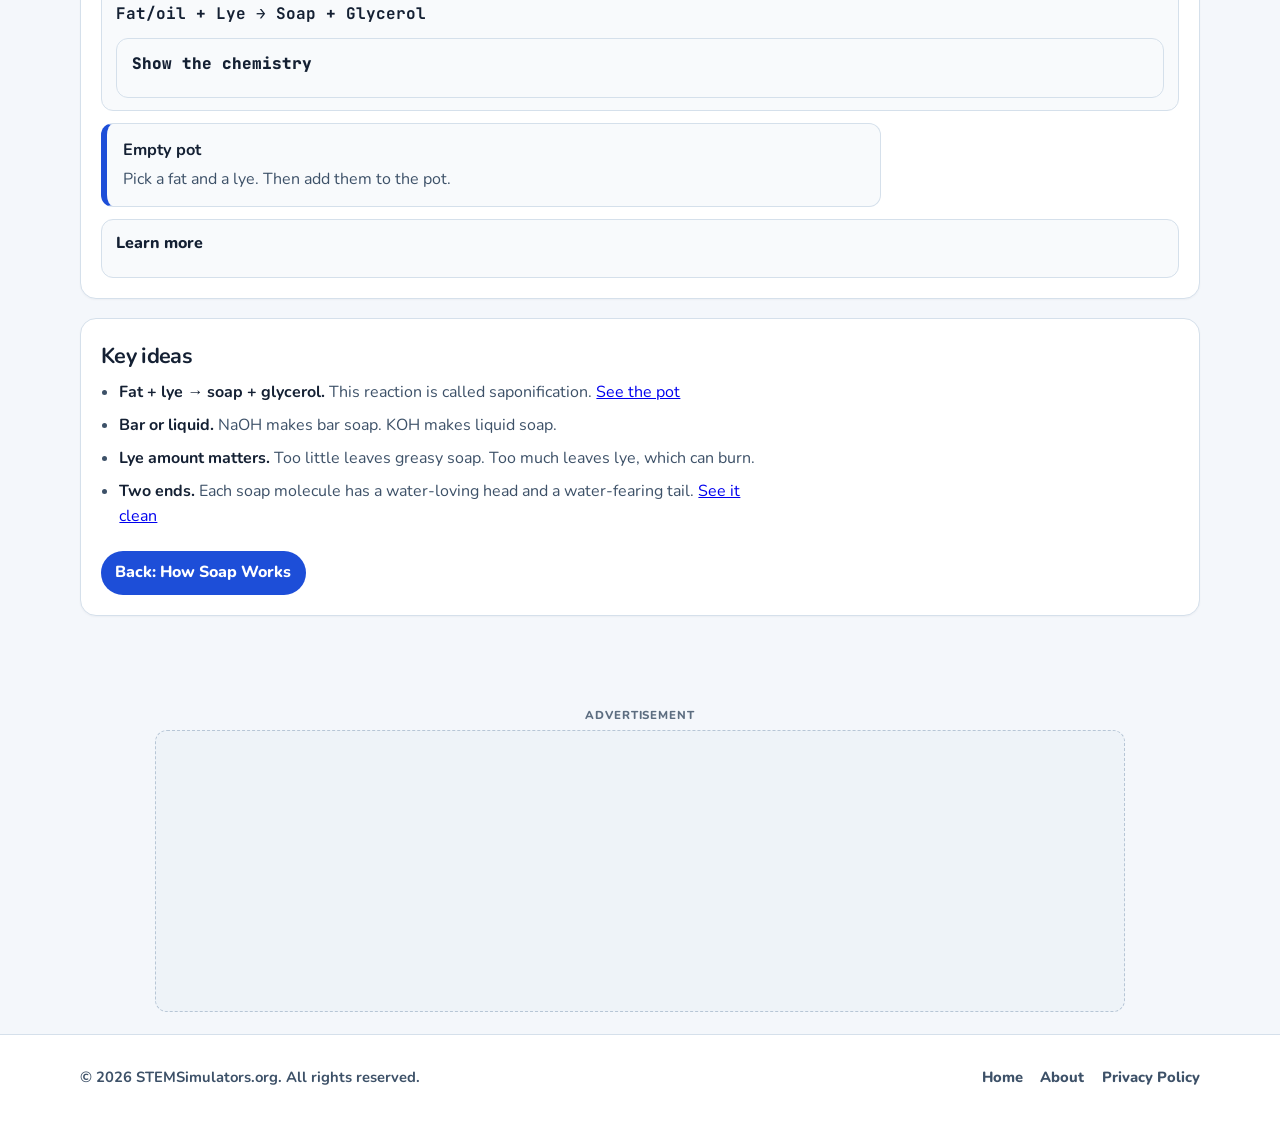
<file: simulations/how-soap-is-made.html>
<!DOCTYPE html>
<html lang="en">
<head>
  <meta charset="UTF-8">
  <meta name="viewport" content="width=device-width, initial-scale=1.0">
  <title>How Soap Is Made | STEM Simulators</title>
  <meta name="description" content="Interactive saponification simulation. Watch a triglyceride and lye become glycerol and soap, then connect the new molecules to how soap cleans.">
  <link rel="stylesheet" href="../assets/site.css">
  <script async src="https://pagead2.googlesyndication.com/pagead/js/adsbygoogle.js?client=ca-pub-4365444453795543"
     crossorigin="anonymous"
     data-tag-for-age-treatment="1"></script>
  <style>
    .make-page {
      width: min(1120px, calc(100% - 1.5rem));
      margin: 1.25rem auto 2rem;
      flex: 1;
    }

    .make-intro { margin-bottom: 1.1rem; }

    .make-intro h1 {
      margin: 0.35rem 0 0.45rem;
      font-size: clamp(1.7rem, 3vw, 2.2rem);
      letter-spacing: -0.03em;
      line-height: 1.15;
    }

    .make-intro p {
      margin: 0;
      max-width: 70ch;
      color: var(--muted);
      font-size: 1.05rem;
    }

    .companion {
      text-decoration: none;
      background: var(--blue);
      color: #fff;
      border-radius: 999px;
      padding: 0.45rem 0.9rem;
      font-weight: 800;
      min-height: 44px;
      display: inline-flex;
      align-items: center;
      margin-top: 0.85rem;
    }

    .companion:hover { background: var(--blue-dark); color: #fff; }

    .safety {
      background: #fff7ed;
      border: 2px solid #c2410c;
      border-radius: 14px;
      padding: 0.85rem 1rem;
      margin: 0 0 1.15rem;
      max-width: 78ch;
    }

    .safety strong {
      display: block;
      color: #9a3412;
      margin-bottom: 0.2rem;
    }

    .safety p { margin: 0; color: #7c2d12; }

    .panel {
      background: var(--surface);
      border: 1px solid var(--line);
      border-radius: var(--radius);
      box-shadow: 0 1px 2px rgba(20, 32, 51, 0.04);
      padding: clamp(0.9rem, 2vw, 1.25rem);
      margin: 0 0 1.15rem;
      scroll-margin-top: 5.5rem;
    }

    .panel h2 {
      margin: 0 0 0.3rem;
      font-size: 1.35rem;
      letter-spacing: -0.03em;
    }

    .lede { margin: 0 0 0.9rem; color: var(--muted); max-width: 78ch; }

    .fat-card {
      margin: 0 0 0.9rem;
      background: #f8fafc;
      border: 1px solid var(--line);
      border-radius: 14px;
      padding: 0.6rem 0.7rem 0.75rem;
    }

    .fat-card svg { width: min(100%, 720px); height: auto; display: block; }

    .fat-card figcaption { margin: 0.45rem 0 0; color: var(--muted); }

    .choices {
      display: grid;
      grid-template-columns: repeat(auto-fit, minmax(220px, 1fr));
      gap: 0.75rem;
      margin-bottom: 0.8rem;
    }

    .choices fieldset {
      margin: 0;
      padding: 0.55rem;
      border: 1px solid var(--line);
      border-radius: 14px;
      min-width: 0;
    }

    .choices legend {
      font-weight: 800;
      padding: 0 0.3rem;
    }

    .make-page button { font-family: inherit; cursor: pointer; }

    .toggle { display: flex; flex-direction: column; gap: 0.35rem; }

    .toggle button {
      text-align: left;
      background: #fff;
      border: 2px solid var(--line);
      border-radius: 12px;
      min-height: 44px;
      padding: 0.4rem 0.7rem;
      font-weight: 800;
      color: var(--ink);
    }

    .toggle button[aria-checked="true"] {
      border-color: var(--blue);
      background: var(--blue-soft);
      box-shadow: inset 0 0 0 2px var(--blue);
    }

    .toggle button:disabled { opacity: 0.55; cursor: not-allowed; }

    .choice-note { margin: 0.2rem 0 0; color: var(--muted); font-size: 0.92rem; }

    .controls {
      display: flex;
      flex-wrap: wrap;
      gap: 0.5rem;
      margin-bottom: 0.75rem;
    }

    .action {
      flex: 1 1 8.5rem;
      min-height: 46px;
      padding: 0.45rem 0.75rem;
      border-radius: 12px;
      border: 2px solid var(--line);
      background: #fff;
      color: var(--ink);
      font-weight: 800;
    }

    .action.is-primary { background: var(--blue); border-color: var(--blue); color: #fff; }
    .action.is-primary:hover:not(:disabled) { background: var(--blue-dark); }
    .action.is-reset { color: #9f1239; border-color: #fecdd3; }
    .action.is-primary.is-reset { background: var(--blue); border-color: var(--blue); color: #fff; }
    .make-page button:disabled { opacity: 0.45; cursor: not-allowed; }

    .canvas-frame {
      border: 1px solid var(--line);
      border-radius: 14px;
      overflow: hidden;
      background: #e7f0f7;
    }

    .pot-canvas {
      width: 100%;
      height: 440px;
      display: block;
      touch-action: pan-y;
    }

    .meter-wrap { margin: 0.75rem 0 0.4rem; }

    .meter {
      height: 16px;
      background: #e8eef5;
      border: 1px solid var(--line);
      border-radius: 999px;
      overflow: hidden;
    }

    .meter span {
      display: block;
      height: 100%;
      width: 0%;
      background: linear-gradient(90deg, #1d4ed8, #0f766e);
    }

    .meter-label { margin: 0.35rem 0 0; font-weight: 800; }

    .formula {
      font-family: var(--mono);
      font-weight: 700;
      background: #f8fafc;
      border: 1px solid var(--line);
      border-radius: 12px;
      padding: 0.75rem 0.9rem;
      overflow-x: auto;
      margin: 0.75rem 0 0;
    }

    .formula p { margin: 0.2rem 0; }
    .formula .eq { color: var(--ink); }

    .learn-more {
      margin: 0.7rem 0 0;
      border: 1px solid var(--line);
      border-radius: 12px;
      background: #f8fafc;
      padding: 0.15rem 0.9rem 0.7rem;
    }

    .learn-more summary {
      cursor: pointer;
      font-weight: 800;
      min-height: 44px;
      display: flex;
      align-items: center;
    }

    .learn-more p { margin: 0.35rem 0; color: var(--muted); }

    .ideas { margin: 0; padding-left: 1.15rem; max-width: 68ch; }
    .ideas li { margin: 0.45rem 0; color: var(--muted); }
    .ideas strong { color: var(--ink); }

    .controls .toggle.row {
      flex: 0 0 auto;
      flex-direction: row;
      flex-wrap: nowrap;
      gap: 0.35rem;
    }

    .controls .toggle.row button {
      flex: 0 0 auto;
      min-width: 4.75rem;
    }

    .explain {
      margin-top: 0.75rem;
      background: #f8fafc;
      border: 1px solid var(--line);
      border-left: 6px solid var(--blue);
      border-radius: 12px;
      padding: 0.85rem 1rem;
      max-width: 78ch;
    }

    .explain h3 { margin: 0 0 0.25rem; font-size: 1.02rem; }
    .explain p { margin: 0; color: var(--muted); }

    .legend {
      list-style: none;
      display: flex;
      flex-wrap: wrap;
      gap: 0.45rem 0.9rem;
      margin: 0.7rem 0 0;
      padding: 0;
      color: var(--muted);
      font-weight: 800;
      font-size: 0.88rem;
    }

    .legend li { display: inline-flex; align-items: center; gap: 0.4rem; min-height: 28px; }

    .swatch { width: 18px; height: 18px; flex: none; box-sizing: border-box; }
    .swatch-chain { width: 22px; height: 0; border-top: 4px solid #c2410c; }
    .swatch-ester { border: 2px solid #9a3412; border-radius: 50%; background: #fff; }
    .swatch-glycerol { background: #0f766e; border-radius: 3px; width: 8px; height: 18px; }
    .swatch-head { background: #0f766e; border: 2px solid #134e4a; border-radius: 50%; }
    .swatch-oh { background: #dbeafe; border: 2px solid #1d4ed8; border-radius: 50%; }

    .hint { margin: 0.45rem 0 0; color: var(--muted); font-size: 0.92rem; }

    .motion-note { display: none; margin: 0 0 0.7rem; color: var(--muted); font-weight: 700; font-size: 0.9rem; }

    .vocab {
      display: grid;
      grid-template-columns: repeat(auto-fill, minmax(230px, 1fr));
      gap: 0.7rem;
      margin: 0;
    }

    .vocab div {
      background: #f8fafc;
      border: 1px solid var(--line);
      border-radius: 14px;
      padding: 0.75rem 0.85rem;
    }

    .vocab dt { font-weight: 800; margin-bottom: 0.2rem; }
    .vocab dd { margin: 0; color: var(--muted); }
    .vocab a { font-weight: 800; color: var(--blue); }

    @media (max-width: 640px) {
      .pot-canvas { height: 460px; }
    }

    @media (prefers-reduced-motion: reduce) {
      .motion-note { display: block; }
      .meter span { transition: none; }
    }
  </style>
</head>
<body>
  <a class="skip-link" href="#main">Skip to content</a>
  <header class="site-header">
    <div class="header-inner">
      <a href="../index.html" class="logo">
        <svg class="logo-mark" viewBox="0 0 32 32" aria-hidden="true">
          <rect width="32" height="32" rx="9" fill="currentColor"/>
          <circle cx="16" cy="16" r="3" fill="#fde68a"/>
          <ellipse cx="16" cy="16" rx="11" ry="4.6" fill="none" stroke="#fff" stroke-width="1.6"/>
          <ellipse cx="16" cy="16" rx="11" ry="4.6" fill="none" stroke="#fff" stroke-width="1.6" transform="rotate(60 16 16)"/>
          <ellipse cx="16" cy="16" rx="11" ry="4.6" fill="none" stroke="#fff" stroke-width="1.6" transform="rotate(120 16 16)"/>
        </svg>
        <span class="logo-word">STEM<span>Simulators</span>.org</span>
      </a>
      <button class="nav-toggle" type="button" aria-expanded="false" aria-controls="site-nav">
        <span class="sr-only">Open menu</span>
        <span></span><span></span><span></span>
      </button>
      <nav id="site-nav" class="site-nav" aria-label="Primary">
        <a href="../index.html#simulations">Simulations</a>
        <a href="../index.html#practice">Practice Problems</a>
        <a href="../about.html">About</a>
        <a href="../privacy.html">Privacy Policy</a>
      </nav>
    </div>
  </header>

  <main id="main" class="make-page">
    <div class="make-intro">
      <p class="eyebrow">Chemistry simulation</p>
      <h1>How Soap Is Made</h1>
      <p>Fat plus lye makes soap. Then see how that soap cleans in <a href="soap-and-micelles.html">How Soap Works</a>.</p>
      <a class="companion" href="soap-and-micelles.html">Back: How Soap Works</a>
    </div>

    <aside class="safety" role="note">
      <strong>Safety — virtual demo only</strong>
      <p>Lye can burn skin and eyes. Real soap-making needs an adult, goggles, and gloves. Do not mix lye from this page.</p>
    </aside>

    <noscript>
      <p class="safety"><strong>JavaScript is off</strong> The pot animation needs JavaScript. The equation and the key ideas below still explain saponification.</p>
    </noscript>

    <section class="panel" id="lab" aria-labelledby="lab-heading">
      <h2 id="lab-heading">Make soap</h2>
      <p class="lede">Add fat and lye. Stir, then heat. You get soap and glycerol.</p>
      <p class="motion-note">Motion is reduced on this device, so each button jumps straight to the next picture.</p>

      <figure class="fat-card">
        <svg viewBox="0 0 640 150" aria-hidden="true">
          <path d="M24 36 C90 18 120 54 210 36" fill="none" stroke="#c2410c" stroke-width="5" stroke-linecap="round"/>
          <path d="M24 75 C90 58 130 96 210 75" fill="none" stroke="#c2410c" stroke-width="5" stroke-linecap="round"/>
          <path d="M24 114 C90 98 120 132 210 114" fill="none" stroke="#c2410c" stroke-width="5" stroke-linecap="round"/>
          <g fill="#fff" stroke="#9a3412" stroke-width="2.5">
            <circle cx="232" cy="36" r="7"/>
            <circle cx="232" cy="75" r="7"/>
            <circle cx="232" cy="114" r="7"/>
          </g>
          <g stroke="#0f766e" stroke-width="4" stroke-linecap="round">
            <line x1="240" y1="36" x2="278" y2="36"/>
            <line x1="240" y1="75" x2="278" y2="75"/>
            <line x1="240" y1="114" x2="278" y2="114"/>
            <line x1="278" y1="30" x2="278" y2="120" stroke-width="8"/>
          </g>
          <text x="70" y="146" fill="#9a3412" font-family="Nunito, sans-serif" font-size="15" font-weight="800">tails</text>
          <text x="300" y="82" fill="#115e59" font-family="Nunito, sans-serif" font-size="15" font-weight="800">backbone</text>
        </svg>
        <figcaption>A fat has three tails on a backbone. Lye cuts the tails off. Those pieces become soap.</figcaption>
      </figure>

      <div class="choices">
        <fieldset>
          <legend>Fat or oil</legend>
          <div class="toggle" role="radiogroup" aria-label="Fat or oil" id="oil-group">
            <button type="button" role="radio" data-oil="olive" aria-checked="false">Olive oil</button>
            <button type="button" role="radio" data-oil="coconut" aria-checked="false">Coconut oil</button>
            <button type="button" role="radio" data-oil="tallow" aria-checked="true">Animal fat</button>
          </div>
        </fieldset>
        <fieldset>
          <legend>Base</legend>
          <div class="toggle" role="radiogroup" aria-label="Base" id="base-group">
            <button type="button" role="radio" data-base="naoh" aria-checked="true">NaOH · bar</button>
            <button type="button" role="radio" data-base="koh" aria-checked="false">KOH · liquid</button>
          </div>
        </fieldset>
        <fieldset>
          <legend>Amount of lye</legend>
          <div class="toggle" role="radiogroup" aria-label="Amount of lye" id="lye-group">
            <button type="button" role="radio" data-lye="low" aria-checked="false">Too little</button>
            <button type="button" role="radio" data-lye="ok" aria-checked="true">Just right</button>
            <button type="button" role="radio" data-lye="high" aria-checked="false">Too much</button>
          </div>
        </fieldset>
      </div>
      <p class="choice-note" id="choice-note"></p>
      <p class="hint" id="lock-note" hidden>Reset the pot to choose a different fat, base, or amount of lye.</p>

      <div class="controls">
        <button type="button" class="action is-primary" id="btn-add">Add ingredients</button>
        <button type="button" class="action" id="btn-mix" disabled>Mix / stir</button>
        <button type="button" class="action" id="btn-heat" disabled>Heat</button>
        <div class="toggle row" role="radiogroup" aria-label="Heat" id="heat-group">
          <button type="button" role="radio" data-heat="warm" aria-checked="true">Warm</button>
          <button type="button" role="radio" data-heat="hot" aria-checked="false">Hot</button>
        </div>
        <button type="button" class="action" id="btn-cure" disabled>Cure</button>
        <button type="button" class="action is-reset" id="btn-reset">Reset</button>
      </div>

      <div class="canvas-frame">
        <canvas id="pot-canvas" class="pot-canvas" aria-hidden="true"></canvas>
      </div>
      <ul class="legend">
        <li><span class="swatch swatch-chain"></span> Wavy line = fat tail</li>
        <li><span class="swatch swatch-glycerol"></span> Green bar = backbone</li>
        <li><span class="swatch swatch-oh"></span> Blue circle = lye (OH⁻)</li>
        <li><span class="swatch swatch-head"></span> Filled circle = soap head</li>
      </ul>

      <div class="meter-wrap">
        <div class="meter" id="meter" role="meter" aria-valuemin="0" aria-valuemax="3" aria-valuenow="0" aria-valuetext="No tails cut free yet">
          <span id="meter-fill"></span>
        </div>
        <p class="meter-label" id="meter-label">0 of 3 tails cut free</p>
      </div>

      <div class="formula" id="equation">
        <p class="eq" id="eq-words">Fat/oil + Lye → Soap + Glycerol</p>
        <details class="learn-more">
          <summary>Show the chemistry</summary>
          <p class="eq" id="eq-symbols">C<sub>57</sub>H<sub>110</sub>O<sub>6</sub> + 3 NaOH → C<sub>3</sub>H<sub>5</sub>(OH)<sub>3</sub> + 3 C<sub>17</sub>H<sub>35</sub>COONa</p>
          <p id="eq-note">A balanced batch uses 3 lye molecules for each fat, one for each tail.</p>
        </details>
      </div>

      <div class="explain">
        <h3 id="status-title">Empty pot</h3>
        <p id="make-status" aria-live="polite">Pick a fat and a lye. Then add them to the pot.</p>
      </div>
      <details class="learn-more">
        <summary>Learn more</summary>
        <p>A fat molecule is a triglyceride. Three tails are held on by ester links. Lye cuts those links.</p>
        <p>In this model, animal fat is glyceryl tristearate. Olive oil has bent oleic tails, so the soap is softer. Coconut oil has shorter lauric tails, so it makes more bubbles.</p>
        <p>NaOH makes bar soap. KOH makes liquid soap. After the reaction, salt can pull the soap out of the glycerol water. That is called salting out. A bar then cures: it dries and hardens.</p>
      </details>
    </section>

    <section class="panel" id="ideas" aria-labelledby="ideas-heading">
      <h2 id="ideas-heading">Key ideas</h2>
      <ul class="ideas">
        <li><strong>Fat + lye → soap + glycerol.</strong> This reaction is called saponification. <a href="#lab">See the pot</a></li>
        <li><strong>Bar or liquid.</strong> NaOH makes bar soap. KOH makes liquid soap.</li>
        <li><strong>Lye amount matters.</strong> Too little leaves greasy soap. Too much leaves lye, which can burn.</li>
        <li><strong>Two ends.</strong> Each soap molecule has a water-loving head and a water-fearing tail. <a href="soap-and-micelles.html">See it clean</a></li>
      </ul>
      <a class="companion" href="soap-and-micelles.html">Back: How Soap Works</a>
    </section>
  </main>

  <div class="ad-banner-wrapper">
    <span class="ad-label">Advertisement</span>
    <div class="ad-banner-slot">
      <ins class="adsbygoogle"
           style="display:block"
           data-ad-client="ca-pub-4365444453795543"
           data-ad-slot="4468511317"
           data-ad-format="auto"
           data-full-width-responsive="true"
           data-tag-for-age-treatment="1"></ins>
      <script>
           (adsbygoogle = window.adsbygoogle || []).push({});
      </script>
    </div>
  </div>

  <footer class="site-footer">
    <div class="footer-inner">
      <p>&copy; 2026 STEMSimulators.org. All rights reserved.</p>
      <nav class="footer-links" aria-label="Footer">
        <a href="../index.html">Home</a>
        <a href="../about.html">About</a>
        <a href="../privacy.html">Privacy Policy</a>
      </nav>
    </div>
  </footer>
  <script src="../assets/site.js" defer></script>
  <script src="../assets/how-soap-is-made.js" defer></script>
</body>
</html>
</file>
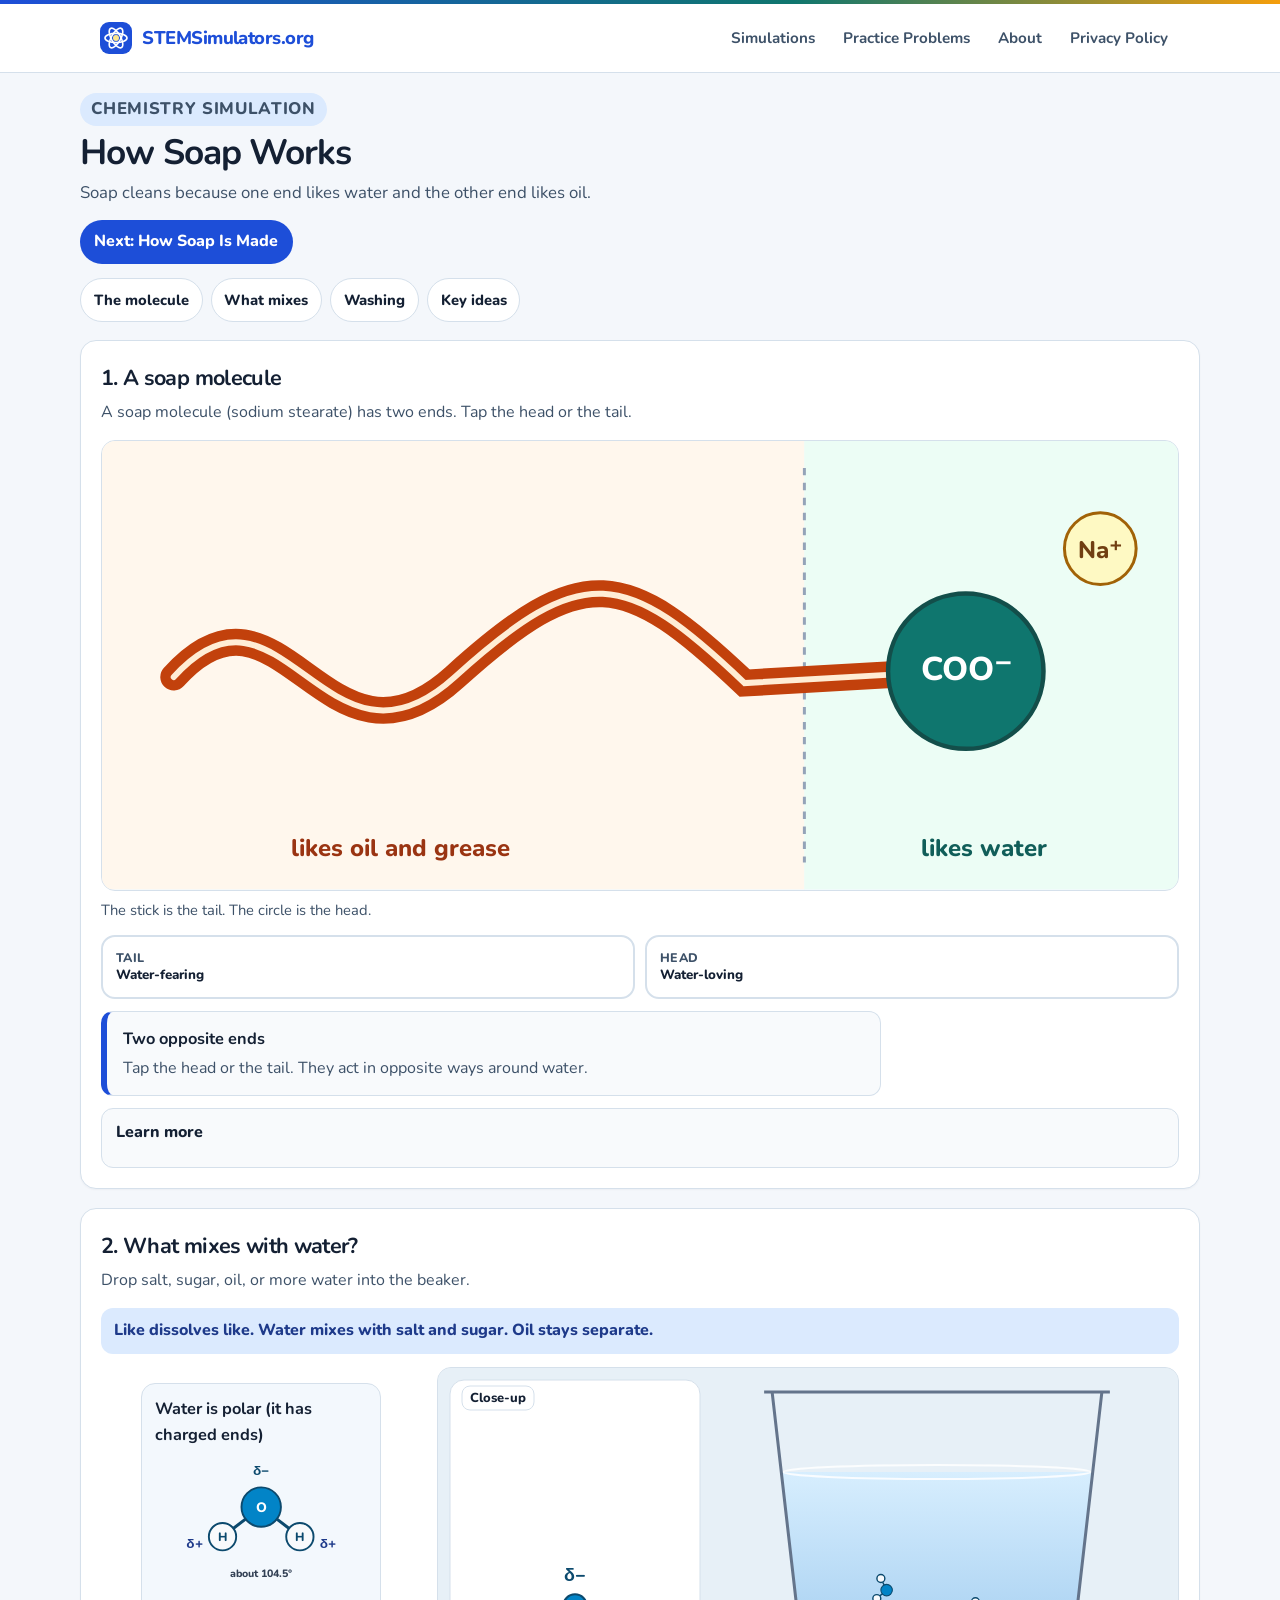
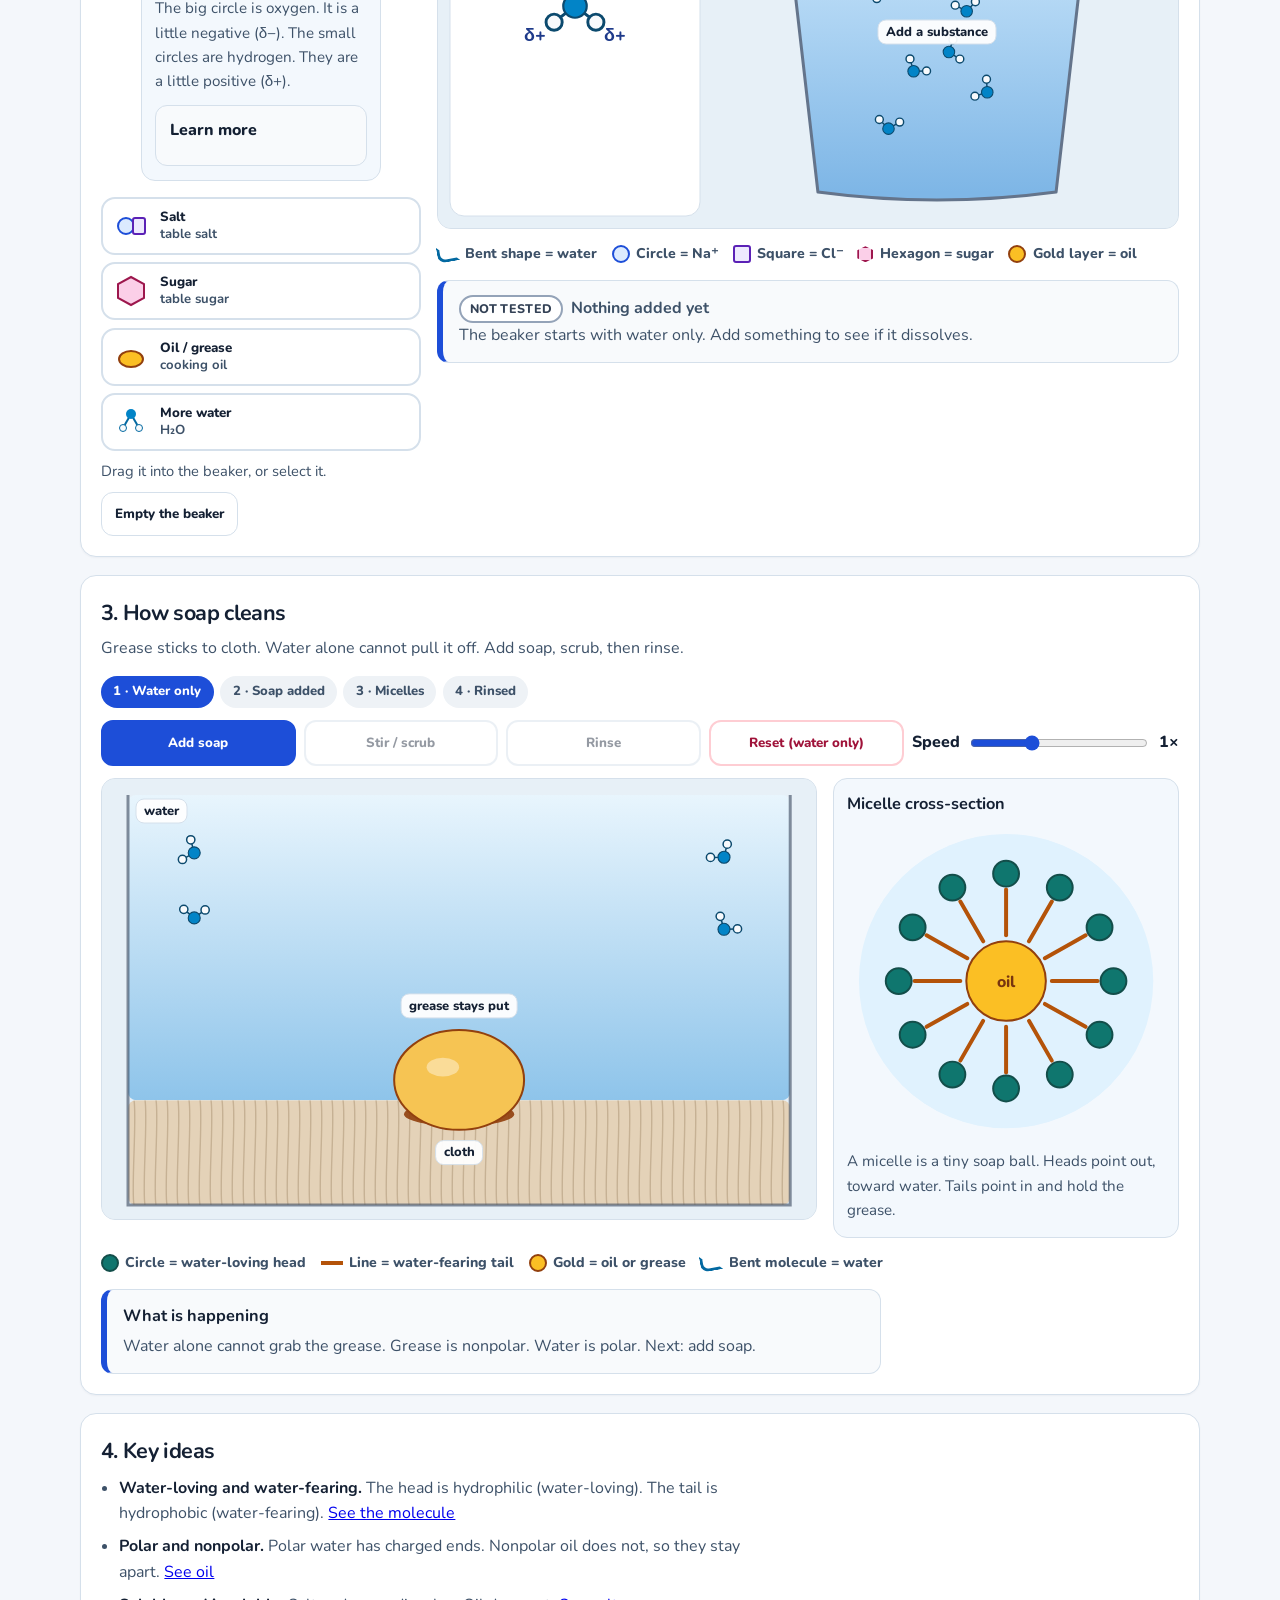
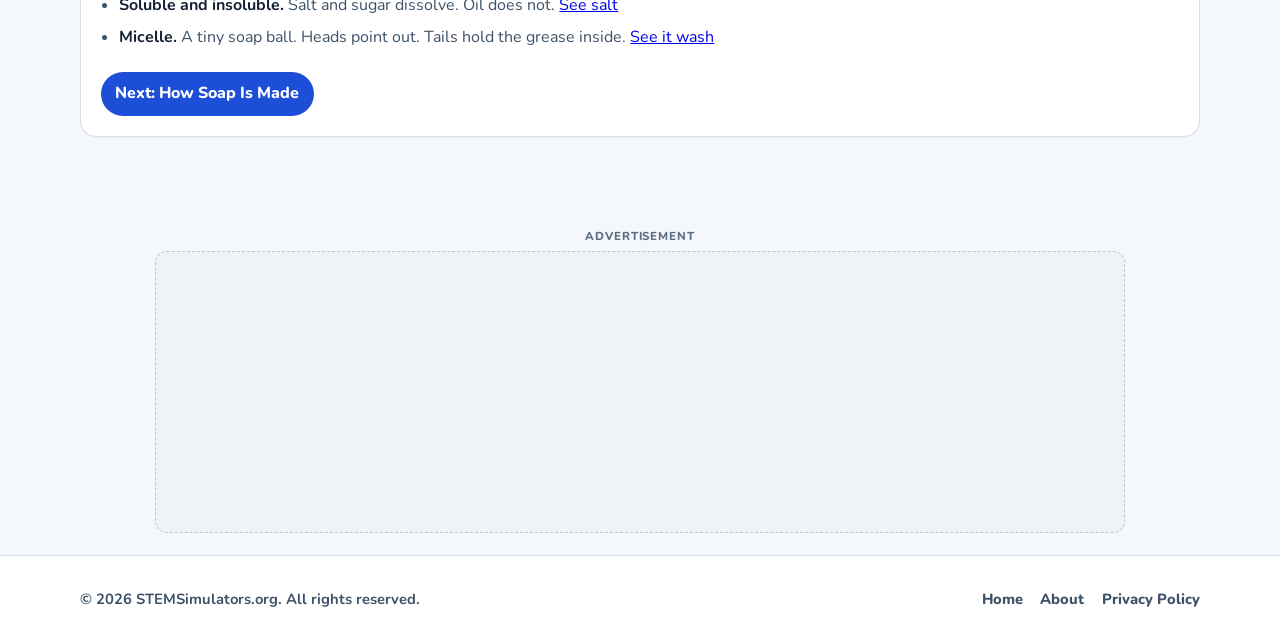
<file: simulations/soap-and-micelles.html>
<!DOCTYPE html>
<html lang="en">
<head>
  <meta charset="UTF-8">
  <meta name="viewport" content="width=device-width, initial-scale=1.0">
  <title>How Soap Works | STEM Simulators</title>
  <meta name="description" content="Interactive simulation of a soap molecule, micelles, and why soap washes away grease. Explore polar and nonpolar, hydrophilic and hydrophobic, and soluble and insoluble.">
  <link rel="stylesheet" href="../assets/site.css">
  <script async src="https://pagead2.googlesyndication.com/pagead/js/adsbygoogle.js?client=ca-pub-4365444453795543"
     crossorigin="anonymous"
     data-tag-for-age-treatment="1"></script>
  <style>
    .soap-page {
      width: min(1120px, calc(100% - 1.5rem));
      margin: 1.25rem auto 2rem;
      flex: 1;
    }

    .soap-intro {
      margin-bottom: 1.1rem;
    }

    .soap-intro h1 {
      margin: 0.35rem 0 0.45rem;
      font-size: clamp(1.7rem, 3vw, 2.2rem);
      letter-spacing: -0.03em;
      line-height: 1.15;
    }

    .soap-intro p {
      margin: 0;
      max-width: 68ch;
      color: var(--muted);
      font-size: 1.05rem;
    }

    .soap-jumps {
      display: flex;
      flex-wrap: wrap;
      gap: 0.5rem;
      margin-top: 0.9rem;
    }

    .soap-jumps a {
      text-decoration: none;
      color: var(--ink);
      background: var(--surface);
      border: 1px solid var(--line);
      border-radius: 999px;
      padding: 0.45rem 0.8rem;
      font-weight: 800;
      font-size: 0.92rem;
      min-height: 44px;
      display: inline-flex;
      align-items: center;
    }

    .soap-jumps a:hover {
      border-color: var(--blue);
      color: var(--blue);
    }

    .companion {
      text-decoration: none;
      background: var(--blue);
      color: #fff;
      border-radius: 999px;
      padding: 0.45rem 0.9rem;
      font-weight: 800;
      min-height: 44px;
      display: inline-flex;
      align-items: center;
      margin-top: 0.85rem;
    }

    .companion:hover {
      background: var(--blue-dark);
      color: #fff;
    }

    .panel {
      background: var(--surface);
      border: 1px solid var(--line);
      border-radius: var(--radius);
      box-shadow: 0 1px 2px rgba(20, 32, 51, 0.04);
      padding: clamp(0.9rem, 2vw, 1.25rem);
      margin: 0 0 1.15rem;
      scroll-margin-top: 5.5rem;
    }

    .panel h2 {
      margin: 0 0 0.3rem;
      font-size: 1.35rem;
      letter-spacing: -0.03em;
    }

    .lede {
      margin: 0 0 0.9rem;
      color: var(--muted);
      max-width: 75ch;
    }

    .formula {
      font-family: var(--mono);
      font-weight: 700;
      font-size: 0.98rem;
      background: #f8fafc;
      border: 1px solid var(--line);
      border-radius: 12px;
      padding: 0.75rem 0.9rem;
      overflow-x: auto;
      margin: 0 0 0.9rem;
    }

    .formula p {
      margin: 0.2rem 0;
    }

    .formula .eq {
      color: var(--ink);
      font-size: 1.02rem;
    }

    .learn-more {
      margin: 0.75rem 0 0;
      border: 1px solid var(--line);
      border-radius: 12px;
      background: #f8fafc;
      padding: 0.15rem 0.9rem 0.75rem;
    }

    .learn-more summary {
      cursor: pointer;
      font-weight: 800;
      min-height: 44px;
      display: flex;
      align-items: center;
    }

    .learn-more p {
      margin: 0.35rem 0;
      color: var(--muted);
    }

    .ideas {
      margin: 0;
      padding-left: 1.15rem;
      max-width: 68ch;
    }

    .ideas li {
      margin: 0.45rem 0;
      color: var(--muted);
    }

    .ideas strong {
      color: var(--ink);
    }

    .toggle {
      display: inline-flex;
      flex-wrap: wrap;
      gap: 0.25rem;
      padding: 0.25rem;
      background: #e8eef5;
      border-radius: 14px;
      margin-bottom: 0.75rem;
    }

    .soap-page button {
      font-family: inherit;
      cursor: pointer;
    }

    .toggle button {
      border: 0;
      background: transparent;
      color: var(--muted);
      font-weight: 800;
      min-height: 44px;
      padding: 0.4rem 0.85rem;
      border-radius: 10px;
    }

    .toggle button[aria-checked="true"] {
      background: #fff;
      color: var(--blue-text);
      box-shadow: 0 1px 3px rgba(20, 32, 51, 0.12);
    }

    .stage {
      background: #f3f8fd;
      border: 1px solid var(--line);
      border-radius: 14px;
      overflow: hidden;
    }

    .stage-scroll {
      overflow-x: auto;
      -webkit-overflow-scrolling: touch;
    }

    .molecule-svg {
      width: 100%;
      height: auto;
      display: block;
    }

    .structural-svg {
      width: 860px;
      min-width: 860px;
      max-width: none;
    }

    .soap-page [data-part] {
      cursor: pointer;
    }

    .tail-halo,
    .head-halo {
      opacity: 0;
    }

    #molecule.is-tail .tail-halo,
    #molecule.is-head .head-halo {
      opacity: 1;
    }

    #molecule.is-tail .tail-mark {
      stroke: #1d4ed8;
    }

    .hint {
      margin: 0.55rem 0 0;
      color: var(--muted);
      font-size: 0.92rem;
    }

    .part-buttons {
      display: grid;
      grid-template-columns: 1fr 1fr;
      gap: 0.6rem;
      margin-top: 0.75rem;
    }

    .part-btn {
      text-align: left;
      background: #fff;
      border: 2px solid var(--line);
      border-radius: 14px;
      padding: 0.7rem 0.8rem;
      min-height: 64px;
      font-weight: 800;
      color: var(--ink);
    }

    .part-btn span {
      display: block;
      font-size: 0.78rem;
      letter-spacing: 0.04em;
      text-transform: uppercase;
      color: var(--muted);
      font-weight: 800;
    }

    .part-btn[aria-pressed="true"] {
      border-color: var(--blue);
      background: var(--blue-soft);
      box-shadow: inset 0 0 0 2px var(--blue);
    }

    .explain {
      margin-top: 0.75rem;
      background: #f8fafc;
      border: 1px solid var(--line);
      border-left: 6px solid var(--blue);
      border-radius: 12px;
      padding: 0.85rem 1rem;
      max-width: 78ch;
    }

    .explain h3 {
      margin: 0 0 0.25rem;
      font-size: 1.02rem;
    }

    .explain p {
      margin: 0;
      color: var(--muted);
    }

    .dissolve-grid,
    .wash-grid {
      display: grid;
      gap: 1rem;
      align-items: start;
    }

    .dissolve-grid {
      grid-template-columns: minmax(250px, 320px) minmax(0, 1fr);
    }

    .wash-grid {
      grid-template-columns: minmax(0, 1.45fr) minmax(240px, 0.7fr);
    }

    .water-card,
    .diagram-card,
    .canvas-frame {
      border: 1px solid var(--line);
      border-radius: 14px;
      background: #f3f8fd;
    }

    .water-card,
    .diagram-card {
      padding: 0.75rem 0.8rem 0.9rem;
    }

    .water-card h3,
    .diagram-card h3 {
      margin: 0 0 0.35rem;
      font-size: 1.02rem;
    }

    .water-card svg,
    .diagram-card svg {
      width: 100%;
      height: auto;
      display: block;
    }

    .water-card p,
    .diagram-card p {
      margin: 0.55rem 0 0;
      color: var(--muted);
      font-size: 0.95rem;
    }

    .substance-list {
      list-style: none;
      margin: 0.75rem 0 0;
      padding: 0;
      display: grid;
      gap: 0.45rem;
    }

    .substance {
      width: 100%;
      display: flex;
      align-items: center;
      gap: 0.65rem;
      text-align: left;
      background: #fff;
      border: 2px solid var(--line);
      border-radius: 14px;
      padding: 0.45rem 0.65rem;
      min-height: 58px;
      font-weight: 800;
      color: var(--ink);
      touch-action: none;
      cursor: grab;
    }

    .substance:active {
      cursor: grabbing;
    }

    .substance[aria-pressed="true"] {
      border-color: var(--blue);
      background: var(--blue-soft);
      box-shadow: inset 0 0 0 2px var(--blue);
    }

    .sub-icon {
      width: 36px;
      height: 36px;
      flex: none;
    }

    .sub-name {
      display: block;
      line-height: 1.2;
    }

    .sub-meta {
      display: block;
      font-weight: 700;
      color: var(--muted);
      font-size: 0.82rem;
    }

    .text-btn {
      margin-top: 0.55rem;
      background: #fff;
      border: 1px solid var(--line);
      border-radius: 12px;
      min-height: 44px;
      padding: 0.4rem 0.8rem;
      font-weight: 800;
      color: var(--ink);
    }

    .text-btn:hover {
      border-color: var(--blue);
      color: var(--blue);
    }

    .canvas-frame {
      overflow: hidden;
      background: #e7f0f7;
    }

    .canvas-frame.is-drop {
      border-color: var(--blue);
      box-shadow: 0 0 0 3px rgba(29, 78, 216, 0.28);
    }

    .beaker-canvas {
      width: 100%;
      height: 460px;
      display: block;
      touch-action: pan-y;
    }

    .wash-canvas {
      width: 100%;
      height: 440px;
      display: block;
      touch-action: pan-y;
    }

    .legend {
      list-style: none;
      display: flex;
      flex-wrap: wrap;
      gap: 0.45rem 0.9rem;
      margin: 0.7rem 0 0;
      padding: 0;
      color: var(--muted);
      font-weight: 800;
      font-size: 0.88rem;
    }

    .legend li {
      display: inline-flex;
      align-items: center;
      gap: 0.4rem;
      min-height: 28px;
    }

    .swatch {
      width: 18px;
      height: 18px;
      flex: none;
      box-sizing: border-box;
    }

    .swatch-head {
      background: #0f766e;
      border: 2px solid #134e4a;
      border-radius: 50%;
    }

    .swatch-tail {
      width: 22px;
      height: 0;
      border-top: 4px solid #b45309;
      background: transparent;
      position: relative;
    }

    .swatch-oil {
      background: #fbbf24;
      border: 2px solid #92400e;
      border-radius: 50%;
    }

    .swatch-water {
      width: 22px;
      height: 16px;
      border-bottom: 3px solid #0369a1;
      border-left: 3px solid #0369a1;
      border-right: 3px solid transparent;
      border-top: 3px solid transparent;
      border-radius: 0 0 0 8px;
      transform: rotate(-10deg);
    }

    .swatch-na {
      background: #dbeafe;
      border: 2px solid #1d4ed8;
      border-radius: 50%;
    }

    .swatch-cl {
      background: #ede9fe;
      border: 2px solid #5b21b6;
      border-radius: 3px;
    }

    .swatch-sugar {
      width: 16px;
      height: 16px;
      background: #fbcfe8;
      border: 2px solid #9d174d;
      clip-path: polygon(50% 0, 100% 25%, 100% 75%, 50% 100%, 0 75%, 0 25%);
    }

    .result-line {
      display: flex;
      flex-wrap: wrap;
      align-items: center;
      gap: 0.5rem;
      margin-bottom: 0.35rem;
    }

    .pill {
      display: inline-flex;
      align-items: center;
      min-height: 28px;
      padding: 0.1rem 0.55rem;
      border-radius: 999px;
      font-size: 0.78rem;
      font-weight: 800;
      letter-spacing: 0.03em;
      text-transform: uppercase;
      border: 2px solid #94a3b8;
      color: #334155;
      background: #fff;
    }

    .pill-yes {
      border-style: solid;
      border-color: #0f766e;
      color: #134e4a;
      background: #ccfbf1;
    }

    .pill-no {
      border-style: dashed;
      border-color: #9a3412;
      color: #7c2d12;
      background: #ffedd5;
    }

    .mix-log {
      margin: 0.7rem 0 0;
      padding-left: 1.15rem;
      color: var(--muted);
      font-weight: 700;
    }

    .mix-log:empty {
      display: none;
    }

    .steps {
      display: flex;
      flex-wrap: wrap;
      gap: 0.4rem;
      list-style: none;
      margin: 0 0 0.75rem;
      padding: 0;
    }

    .steps li {
      min-height: 32px;
      display: inline-flex;
      align-items: center;
      padding: 0.15rem 0.65rem;
      border-radius: 999px;
      background: #eef2f6;
      color: var(--muted);
      font-size: 0.82rem;
      font-weight: 800;
      border: 2px solid transparent;
    }

    .steps li.is-now {
      background: var(--blue);
      color: #fff;
    }

    .steps li.is-done {
      background: var(--teal-soft);
      color: var(--teal-text);
      border-style: solid;
      border-color: #99f6e4;
    }

    .controls {
      display: flex;
      flex-wrap: wrap;
      gap: 0.5rem;
      align-items: center;
      margin-bottom: 0.75rem;
    }

    .action {
      flex: 1 1 9.2rem;
      min-height: 46px;
      padding: 0.45rem 0.75rem;
      border-radius: 12px;
      border: 2px solid var(--line);
      background: #fff;
      color: var(--ink);
      font-weight: 800;
    }

    .action.is-primary {
      background: var(--blue);
      border-color: var(--blue);
      color: #fff;
    }

    .action.is-primary:hover:not(:disabled) {
      background: var(--blue-dark);
    }

    .action.is-reset {
      color: #9f1239;
      border-color: #fecdd3;
    }

    .action.is-primary.is-reset {
      background: var(--blue);
      border-color: var(--blue);
      color: #fff;
    }

    .soap-page button:disabled {
      opacity: 0.45;
      cursor: not-allowed;
    }

    .speed {
      flex: 1 1 220px;
      display: flex;
      align-items: center;
      gap: 0.55rem;
      min-height: 46px;
      font-weight: 800;
    }

    .speed input {
      flex: 1;
      min-width: 110px;
      accent-color: var(--blue);
    }

    .motion-note {
      display: none;
      margin: -0.35rem 0 0.75rem;
      color: var(--muted);
      font-size: 0.9rem;
      font-weight: 700;
    }

    .vocab {
      display: grid;
      grid-template-columns: repeat(auto-fill, minmax(230px, 1fr));
      gap: 0.7rem;
      margin: 0;
    }

    .vocab div {
      background: #f8fafc;
      border: 1px solid var(--line);
      border-radius: 14px;
      padding: 0.75rem 0.85rem;
    }

    .vocab dt {
      font-weight: 800;
      margin-bottom: 0.2rem;
    }

    .vocab dd {
      margin: 0;
      color: var(--muted);
    }

    .vocab a {
      font-weight: 800;
      color: var(--blue);
    }

    .drag-ghost {
      position: fixed;
      z-index: 70;
      pointer-events: none;
      background: #fff;
      border: 2px solid var(--blue);
      border-radius: 12px;
      padding: 0.35rem 0.6rem;
      font-weight: 800;
      box-shadow: var(--shadow);
    }

    .drag-ghost[hidden] {
      display: none !important;
    }

    .rule {
      margin: 0 0 0.8rem;
      padding: 0.65rem 0.8rem;
      border-radius: 12px;
      background: var(--blue-soft);
      color: var(--blue-text);
      font-weight: 800;
    }

    @media (max-width: 860px) {
      .dissolve-grid,
      .wash-grid {
        grid-template-columns: 1fr;
      }

      .substance-list {
        grid-template-columns: 1fr 1fr;
      }

      .beaker-canvas {
        height: 520px;
      }

      .wash-canvas {
        height: 420px;
      }
    }

    @media (max-width: 640px) {
      .svg-caption {
        display: none;
      }

      .part-buttons,
      .substance-list {
        grid-template-columns: 1fr;
      }
    }

    @media (prefers-reduced-motion: reduce) {
      .motion-note {
        display: block;
      }
    }
  </style>
</head>
<body>
  <a class="skip-link" href="#main">Skip to content</a>
  <header class="site-header">
    <div class="header-inner">
      <a href="../index.html" class="logo">
        <svg class="logo-mark" viewBox="0 0 32 32" aria-hidden="true">
          <rect width="32" height="32" rx="9" fill="currentColor"/>
          <circle cx="16" cy="16" r="3" fill="#fde68a"/>
          <ellipse cx="16" cy="16" rx="11" ry="4.6" fill="none" stroke="#fff" stroke-width="1.6"/>
          <ellipse cx="16" cy="16" rx="11" ry="4.6" fill="none" stroke="#fff" stroke-width="1.6" transform="rotate(60 16 16)"/>
          <ellipse cx="16" cy="16" rx="11" ry="4.6" fill="none" stroke="#fff" stroke-width="1.6" transform="rotate(120 16 16)"/>
        </svg>
        <span class="logo-word">STEM<span>Simulators</span>.org</span>
      </a>
      <button class="nav-toggle" type="button" aria-expanded="false" aria-controls="site-nav">
        <span class="sr-only">Open menu</span>
        <span></span><span></span><span></span>
      </button>
      <nav id="site-nav" class="site-nav" aria-label="Primary">
        <a href="../index.html#simulations">Simulations</a>
        <a href="../index.html#practice">Practice Problems</a>
        <a href="../about.html">About</a>
        <a href="../privacy.html">Privacy Policy</a>
      </nav>
    </div>
  </header>

  <main id="main" class="soap-page">
    <div class="soap-intro">
      <p class="eyebrow">Chemistry simulation</p>
      <h1>How Soap Works</h1>
      <p>Soap cleans because one end likes water and the other end likes oil.</p>
      <a class="companion" href="how-soap-is-made.html">Next: How Soap Is Made</a>
      <nav class="soap-jumps" aria-label="On this page">
        <a href="#molecule">The molecule</a>
        <a href="#dissolve">What mixes</a>
        <a href="#wash">Washing</a>
        <a href="#ideas">Key ideas</a>
      </nav>
    </div>

    <noscript>
      <p class="rule">This simulation uses JavaScript for the animations. The labeled diagrams and key ideas below still explain the science.</p>
    </noscript>

    <section class="panel" id="molecule" aria-labelledby="molecule-heading">
      <h2 id="molecule-heading">1. A soap molecule</h2>
      <p class="lede">A soap molecule (sodium stearate) has two ends. Tap the head or the tail.</p>

      <div class="model" id="model-lollipop">
        <div class="stage">
          <svg class="molecule-svg" viewBox="0 0 720 300" role="img" aria-label="Lollipop model of sodium stearate. A wavy tail is on the oil side and a round charged head is on the water side.">
            <rect width="470" height="300" fill="#fff7ed"/>
            <rect x="470" width="250" height="300" fill="#ecfdf5"/>
            <line x1="470" y1="18" x2="470" y2="282" stroke="#94a3b8" stroke-dasharray="5 5" stroke-width="2"/>
            <g data-part="tail">
              <path class="tail-halo" d="M48 158 C120 78 150 236 236 158 S350 86 430 162 L534 156" fill="none" stroke="#1d4ed8" stroke-width="30" stroke-linecap="round"/>
              <path class="tail-mark tail-hit" d="M48 158 C120 78 150 236 236 158 S350 86 430 162 L534 156" fill="none" stroke="#c2410c" stroke-width="18" stroke-linecap="round"/>
              <path d="M48 158 C120 78 150 236 236 158 S350 86 430 162 L534 156" fill="none" stroke="#ffedd5" stroke-width="4" stroke-linecap="round" pointer-events="none"/>
            </g>
            <g data-part="head">
              <circle class="head-halo" cx="578" cy="154" r="62" fill="none" stroke="#1d4ed8" stroke-width="5"/>
              <circle class="head-mark" cx="578" cy="154" r="52" fill="#0f766e" stroke="#134e4a" stroke-width="3"/>
              <text x="578" y="160" text-anchor="middle" fill="#ffffff" font-family="Nunito, sans-serif" font-size="22" font-weight="800">COO⁻</text>
              <circle cx="668" cy="72" r="24" fill="#fef9c3" stroke="#a16207" stroke-width="2"/>
              <text x="668" y="78" text-anchor="middle" fill="#713f12" font-family="Nunito, sans-serif" font-size="16" font-weight="800">Na⁺</text>
            </g>
            <text class="svg-caption" x="200" y="278" text-anchor="middle" fill="#9a3412" font-family="Nunito, sans-serif" font-size="16" font-weight="800">likes oil and grease</text>
            <text class="svg-caption" x="590" y="278" text-anchor="middle" fill="#115e59" font-family="Nunito, sans-serif" font-size="16" font-weight="800">likes water</text>
          </svg>
        </div>
        <p class="hint">The stick is the tail. The circle is the head.</p>
      </div>

      <div class="part-buttons" role="group" aria-label="Parts of the soap molecule">
        <button type="button" class="part-btn" id="btn-tail" data-part="tail" aria-pressed="false">
          <span>Tail</span>
          Water-fearing
        </button>
        <button type="button" class="part-btn" id="btn-head" data-part="head" aria-pressed="false">
          <span>Head</span>
          Water-loving
        </button>
      </div>
      <div class="explain" id="molecule-explain">
        <h3 id="molecule-kicker">Two opposite ends</h3>
        <p id="molecule-copy">Tap the head or the tail. They act in opposite ways around water.</p>
      </div>
      <p id="molecule-live" class="sr-only" aria-live="polite"></p>

      <details class="learn-more" id="molecule-more">
        <summary>Learn more</summary>
        <p>The science name is sodium stearate. In water, the sodium (Na⁺) floats off. The rest stays together: a charged head and a long tail of carbon and hydrogen.</p>
        <div class="formula">
          <p class="eq">CH<sub>3</sub>(CH<sub>2</sub>)<sub>16</sub>COONa</p>
        </div>
        <div class="toggle" role="radiogroup" aria-label="Molecule picture">
          <button type="button" id="model-lollipop-btn" role="radio" aria-checked="true" data-model="lollipop">Simple picture</button>
          <button type="button" id="model-structural-btn" role="radio" aria-checked="false" data-model="structural">Structural formula</button>
        </div>
        <div class="model" id="model-structural" hidden>
        <div class="stage stage-scroll">
          <svg class="molecule-svg structural-svg" viewBox="0 0 860 310" role="img" aria-label="Structural formula of sodium stearate. A 17-carbon zigzag tail ends in a COO minus head, with a separate sodium ion.">
            <rect width="860" height="310" fill="#f8fafc"/>
            <g data-part="tail">
              <rect class="tail-halo" x="18" y="128" width="430" height="150" rx="16" fill="none" stroke="#1d4ed8" stroke-width="4"/>
              <polyline class="tail-mark" points="46,176 68,222 90,176 112,222 134,176 156,222 178,176 200,222 222,176 244,222 266,176 288,222 310,176 332,222 354,176 376,222 398,176" fill="none" stroke="#9a3412" stroke-width="3" stroke-linejoin="round" stroke-linecap="round"/>
              <polyline class="tail-hit" points="46,176 68,222 90,176 112,222 134,176 156,222 178,176 200,222 222,176 244,222 266,176 288,222 310,176 332,222 354,176 376,222 398,176" fill="none" stroke="transparent" stroke-width="26"/>
              <g fill="#9a3412">
                <circle cx="46" cy="176" r="4"/><circle cx="68" cy="222" r="4"/><circle cx="90" cy="176" r="4"/><circle cx="112" cy="222" r="4"/>
                <circle cx="134" cy="176" r="4"/><circle cx="156" cy="222" r="4"/><circle cx="178" cy="176" r="4"/><circle cx="200" cy="222" r="4"/>
                <circle cx="222" cy="176" r="4"/><circle cx="244" cy="222" r="4"/><circle cx="266" cy="176" r="4"/><circle cx="288" cy="222" r="4"/>
                <circle cx="310" cy="176" r="4"/><circle cx="332" cy="222" r="4"/><circle cx="354" cy="176" r="4"/><circle cx="376" cy="222" r="4"/>
                <circle cx="398" cy="176" r="4"/>
              </g>
              <text x="46" y="158" text-anchor="middle" fill="#7c2d12" font-family="Nunito, sans-serif" font-size="16" font-weight="800">CH₃</text>
              <line x1="398" y1="176" x2="498" y2="199" stroke="#9a3412" stroke-width="3"/>
              <path d="M46 252 v10 H398 v-10" fill="none" stroke="#9a3412" stroke-width="1.6"/>
              <text x="222" y="282" text-anchor="middle" fill="#9a3412" font-family="Nunito, sans-serif" font-size="15" font-weight="800">water-fearing tail</text>
            </g>
            <g data-part="head">
              <rect class="head-halo" x="470" y="78" width="360" height="180" rx="16" fill="none" stroke="#1d4ed8" stroke-width="4"/>
              <line x1="492" y1="199" x2="492" y2="136" stroke="#0f766e" stroke-width="2.4"/>
              <line x1="506" y1="199" x2="506" y2="136" stroke="#0f766e" stroke-width="2.4"/>
              <line x1="499" y1="199" x2="560" y2="199" stroke="#0f766e" stroke-width="3"/>
              <circle cx="499" cy="118" r="16" fill="#e0f2fe" stroke="#0369a1" stroke-width="2"/>
              <text x="499" y="124" text-anchor="middle" fill="#0c4a6e" font-family="Nunito, sans-serif" font-size="16" font-weight="800">O</text>
              <circle cx="578" cy="199" r="16" fill="#e0f2fe" stroke="#0369a1" stroke-width="2"/>
              <text x="578" y="205" text-anchor="middle" fill="#0c4a6e" font-family="Nunito, sans-serif" font-size="16" font-weight="800">O⁻</text>
              <circle cx="499" cy="199" r="5" fill="#115e59"/>
              <circle cx="690" cy="168" r="24" fill="#fef9c3" stroke="#a16207" stroke-width="2"/>
              <text x="690" y="174" text-anchor="middle" fill="#713f12" font-family="Nunito, sans-serif" font-size="16" font-weight="800">Na⁺</text>
              <text x="620" y="252" text-anchor="middle" fill="#115e59" font-family="Nunito, sans-serif" font-size="15" font-weight="800">water-loving head</text>
            </g>
          </svg>
        </div>
        <p class="hint">Each bend is a carbon. Hydrogens on the tail are not drawn. Na⁺ sits nearby as its own ion. Swipe sideways on a small screen.</p>
        </div>
      </details>
    </section>

    <section class="panel" id="dissolve" aria-labelledby="dissolve-heading">
      <h2 id="dissolve-heading">2. What mixes with water?</h2>
      <p class="lede">Drop salt, sugar, oil, or more water into the beaker.</p>
      <p class="rule">Like dissolves like. Water mixes with salt and sugar. Oil stays separate.</p>
      <div class="dissolve-grid">
        <div class="dissolve-side">
          <figure class="water-card">
            <h3 id="water-title">Water is polar (it has charged ends)</h3>
            <svg viewBox="0 0 280 176" aria-hidden="true">
              <line x1="140" y1="70" x2="89" y2="109" stroke="#0c4a6e" stroke-width="4" stroke-linecap="round"/>
              <line x1="140" y1="70" x2="191" y2="109" stroke="#0c4a6e" stroke-width="4" stroke-linecap="round"/>
              <circle cx="89" cy="109" r="18" fill="#f8fafc" stroke="#0c4a6e" stroke-width="2.5"/>
              <circle cx="191" cy="109" r="18" fill="#f8fafc" stroke="#0c4a6e" stroke-width="2.5"/>
              <circle cx="140" cy="70" r="26" fill="#0284c7" stroke="#0c4a6e" stroke-width="2.5"/>
              <text x="140" y="76" text-anchor="middle" fill="#ffffff" font-family="Nunito, sans-serif" font-size="18" font-weight="800">O</text>
              <text x="89" y="115" text-anchor="middle" fill="#0c4a6e" font-family="Nunito, sans-serif" font-size="16" font-weight="800">H</text>
              <text x="191" y="115" text-anchor="middle" fill="#0c4a6e" font-family="Nunito, sans-serif" font-size="16" font-weight="800">H</text>
              <text x="140" y="28" text-anchor="middle" fill="#0c4a6e" font-family="Nunito, sans-serif" font-size="18" font-weight="800">δ−</text>
              <text x="52" y="124" text-anchor="middle" fill="#1e3a8a" font-family="Nunito, sans-serif" font-size="18" font-weight="800">δ+</text>
              <text x="228" y="124" text-anchor="middle" fill="#1e3a8a" font-family="Nunito, sans-serif" font-size="18" font-weight="800">δ+</text>
              <text x="140" y="162" text-anchor="middle" fill="#334155" font-family="Nunito, sans-serif" font-size="14" font-weight="800">about 104.5°</text>
            </svg>
            <p id="water-caption">The big circle is oxygen. It is a little negative (δ−). The small circles are hydrogen. They are a little positive (δ+).</p>
            <details class="learn-more">
              <summary>Learn more</summary>
              <p>Oxygen pulls on the shared electrons more than hydrogen does. The bend, about 104.5°, keeps those pulls from canceling. δ means a partial charge, smaller than the full charge on Na⁺ or Cl⁻.</p>
            </details>
          </figure>
          <ul class="substance-list" aria-label="Substances to test in water">
            <li>
              <button type="button" class="substance" data-mix="salt" aria-pressed="false">
                <svg class="sub-icon" viewBox="0 0 36 36" aria-hidden="true">
                  <circle cx="13" cy="18" r="8" fill="#dbeafe" stroke="#1d4ed8" stroke-width="2"/>
                  <rect x="20" y="10" width="12" height="16" rx="2" fill="#ede9fe" stroke="#5b21b6" stroke-width="2"/>
                </svg>
                <span>
                  <span class="sub-name">Salt</span>
                  <span class="sub-meta">table salt</span>
                </span>
              </button>
            </li>
            <li>
              <button type="button" class="substance" data-mix="sugar" aria-pressed="false">
                <svg class="sub-icon" viewBox="0 0 36 36" aria-hidden="true">
                  <polygon points="18,4 31,11 31,25 18,32 5,25 5,11" fill="#fbcfe8" stroke="#9d174d" stroke-width="2"/>
                </svg>
                <span>
                  <span class="sub-name">Sugar</span>
                  <span class="sub-meta">table sugar</span>
                </span>
              </button>
            </li>
            <li>
              <button type="button" class="substance" data-mix="oil" aria-pressed="false">
                <svg class="sub-icon" viewBox="0 0 36 36" aria-hidden="true">
                  <ellipse cx="18" cy="20" rx="12" ry="8" fill="#fbbf24" stroke="#92400e" stroke-width="2"/>
                </svg>
                <span>
                  <span class="sub-name">Oil / grease</span>
                  <span class="sub-meta">cooking oil</span>
                </span>
              </button>
            </li>
            <li>
              <button type="button" class="substance" data-mix="water" aria-pressed="false">
                <svg class="sub-icon" viewBox="0 0 36 36" aria-hidden="true">
                  <line x1="18" y1="10" x2="10" y2="24" stroke="#0369a1" stroke-width="2"/>
                  <line x1="18" y1="10" x2="26" y2="24" stroke="#0369a1" stroke-width="2"/>
                  <circle cx="18" cy="10" r="5" fill="#0284c7"/>
                  <circle cx="10" cy="24" r="3.5" fill="#f8fafc" stroke="#0369a1"/>
                  <circle cx="26" cy="24" r="3.5" fill="#f8fafc" stroke="#0369a1"/>
                </svg>
                <span>
                  <span class="sub-name">More water</span>
                  <span class="sub-meta">H₂O</span>
                </span>
              </button>
            </li>
          </ul>
          <p class="hint" id="mix-hint">Drag it into the beaker, or select it.</p>
          <button type="button" class="text-btn" id="btn-empty">Empty the beaker</button>
        </div>
        <div class="dissolve-main">
          <div class="canvas-frame" id="beaker-frame">
            <canvas id="mix-canvas" class="beaker-canvas" aria-hidden="true"></canvas>
          </div>
          <ul class="legend">
            <li><span class="swatch swatch-water"></span> Bent shape = water</li>
            <li><span class="swatch swatch-na"></span> Circle = Na⁺</li>
            <li><span class="swatch swatch-cl"></span> Square = Cl⁻</li>
            <li><span class="swatch swatch-sugar"></span> Hexagon = sugar</li>
            <li><span class="swatch swatch-oil"></span> Gold layer = oil</li>
          </ul>
          <div class="explain" id="mix-explain" aria-live="polite">
            <p class="result-line"><span class="pill" id="mix-pill">Not tested</span> <strong id="mix-title">Nothing added yet</strong></p>
            <p id="mix-copy">The beaker starts with water only. Add something to see if it dissolves.</p>
          </div>
          <ul class="mix-log" id="mix-log" aria-label="Results so far"></ul>
        </div>
      </div>
    </section>

    <section class="panel" id="wash" aria-labelledby="wash-heading">
      <h2 id="wash-heading">3. How soap cleans</h2>
      <p class="lede">Grease sticks to cloth. Water alone cannot pull it off. Add soap, scrub, then rinse.</p>
      <ol class="steps" aria-label="Washing steps">
        <li id="step-dirty" aria-current="step">1 · Water only</li>
        <li id="step-soapy">2 · Soap added</li>
        <li id="step-micelles">3 · Micelles</li>
        <li id="step-clean">4 · Rinsed</li>
      </ol>
      <div class="controls">
        <button type="button" class="action is-primary" id="btn-add">Add soap</button>
        <button type="button" class="action" id="btn-stir" disabled>Stir / scrub</button>
        <button type="button" class="action" id="btn-rinse" disabled>Rinse</button>
        <button type="button" class="action is-reset" id="btn-reset">Reset (water only)</button>
        <label class="speed" for="speed">Speed
          <input id="speed" type="range" min="0.5" max="2" step="0.5" value="1">
          <span id="speed-readout">1×</span>
        </label>
      </div>
      <p class="motion-note">Motion is reduced on this device, so each button jumps straight to the next picture.</p>
      <div class="wash-grid">
        <div>
          <div class="canvas-frame">
            <canvas id="wash-canvas" class="wash-canvas" aria-hidden="true"></canvas>
          </div>
        </div>
        <aside class="diagram-card">
          <h3>Micelle cross-section</h3>
          <svg viewBox="0 0 320 320" aria-hidden="true">
            <circle cx="160" cy="160" r="148" fill="#e0f2fe"/>
            <circle cx="160" cy="160" r="40" fill="#fbbf24" stroke="#92400e" stroke-width="2"/>
            <text x="160" y="166" text-anchor="middle" fill="#78350f" font-family="Nunito, sans-serif" font-size="16" font-weight="800">oil</text>
            <g fill="none" stroke="#b45309" stroke-width="4" stroke-linecap="round">
              <line x1="160" y1="114" x2="160" y2="68"/>
              <line x1="183" y1="120" x2="206" y2="80"/>
              <line x1="199" y1="137" x2="240" y2="114"/>
              <line x1="206" y1="160" x2="252" y2="160"/>
              <line x1="199" y1="183" x2="240" y2="206"/>
              <line x1="183" y1="200" x2="206" y2="240"/>
              <line x1="160" y1="206" x2="160" y2="252"/>
              <line x1="137" y1="200" x2="114" y2="240"/>
              <line x1="121" y1="183" x2="80" y2="206"/>
              <line x1="114" y1="160" x2="68" y2="160"/>
              <line x1="121" y1="137" x2="80" y2="114"/>
              <line x1="137" y1="120" x2="114" y2="80"/>
            </g>
            <g fill="#0f766e" stroke="#134e4a" stroke-width="2">
              <circle cx="160" cy="52" r="13"/>
              <circle cx="214" cy="66" r="13"/>
              <circle cx="254" cy="106" r="13"/>
              <circle cx="268" cy="160" r="13"/>
              <circle cx="254" cy="214" r="13"/>
              <circle cx="214" cy="254" r="13"/>
              <circle cx="160" cy="268" r="13"/>
              <circle cx="106" cy="254" r="13"/>
              <circle cx="66" cy="214" r="13"/>
              <circle cx="52" cy="160" r="13"/>
              <circle cx="66" cy="106" r="13"/>
              <circle cx="106" cy="66" r="13"/>
            </g>
          </svg>
          <p id="micelle-caption">A micelle is a tiny soap ball. Heads point out, toward water. Tails point in and hold the grease.</p>
        </aside>
      </div>
      <ul class="legend">
        <li><span class="swatch swatch-head"></span> Circle = water-loving head</li>
        <li><span class="swatch swatch-tail"></span> Line = water-fearing tail</li>
        <li><span class="swatch swatch-oil"></span> Gold = oil or grease</li>
        <li><span class="swatch swatch-water"></span> Bent molecule = water</li>
      </ul>
      <div class="explain">
        <h3>What is happening</h3>
        <p id="wash-status" aria-live="polite">This is water alone. The grease stays on the cloth. Water is polar (it has charged ends). Grease is nonpolar, so water cannot grab it.</p>
      </div>
    </section>

    <section class="panel" id="ideas" aria-labelledby="ideas-heading">
      <h2 id="ideas-heading">4. Key ideas</h2>
      <ul class="ideas">
        <li><strong>Water-loving and water-fearing.</strong> The head is hydrophilic (water-loving). The tail is hydrophobic (water-fearing). <a href="#molecule" data-jump-part="head">See the molecule</a></li>
        <li><strong>Polar and nonpolar.</strong> Polar water has charged ends. Nonpolar oil does not, so they stay apart. <a href="#dissolve" data-jump-mix="oil">See oil</a></li>
        <li><strong>Soluble and insoluble.</strong> Salt and sugar dissolve. Oil does not. <a href="#dissolve" data-jump-mix="salt">See salt</a></li>
        <li><strong>Micelle.</strong> A tiny soap ball. Heads point out. Tails hold the grease inside. <a href="#wash" data-jump-wash="micelles">See it wash</a></li>
      </ul>
      <a class="companion" href="how-soap-is-made.html">Next: How Soap Is Made</a>
    </section>
  </main>

  <div class="ad-banner-wrapper">
    <span class="ad-label">Advertisement</span>
    <div class="ad-banner-slot">
      <ins class="adsbygoogle"
           style="display:block"
           data-ad-client="ca-pub-4365444453795543"
           data-ad-slot="4468511317"
           data-ad-format="auto"
           data-full-width-responsive="true"
           data-tag-for-age-treatment="1"></ins>
      <script>
           (adsbygoogle = window.adsbygoogle || []).push({});
      </script>
    </div>
  </div>

  <footer class="site-footer">
    <div class="footer-inner">
      <p>&copy; 2026 STEMSimulators.org. All rights reserved.</p>
      <nav class="footer-links" aria-label="Footer">
        <a href="../index.html">Home</a>
        <a href="../about.html">About</a>
        <a href="../privacy.html">Privacy Policy</a>
      </nav>
    </div>
  </footer>
  <div id="drag-ghost" class="drag-ghost" hidden></div>
  <script src="../assets/site.js" defer></script>
  <script src="../assets/soap-and-micelles.js" defer></script>
</body>
</html>
</file>
<file: assets/site.css>
/* Shared look for STEM Simulators.
   Header and footer markup is repeated on each page (GitHub Pages has no includes)
   so navigation still works if JavaScript is unavailable. Keep that markup in sync. */

@import url("https://fonts.googleapis.com/css2?family=JetBrains+Mono:wght@500;700&family=Nunito:wght@400;600;700;800&display=swap");

:root {
  --bg: #f4f7fb;
  --surface: #ffffff;
  --ink: #142033;
  --muted: #3d5168;
  --line: #d5e0eb;
  --blue: #1d4ed8;
  --blue-dark: #1e40af;
  --blue-soft: #dbeafe;
  --blue-text: #1e3a8a;
  --teal: #0f766e;
  --teal-dark: #115e59;
  --teal-soft: #ccfbf1;
  --teal-text: #134e4a;
  --shadow: 0 10px 28px rgba(20, 32, 51, 0.07);
  --radius: 16px;
  --font: "Nunito", "Segoe UI", Helvetica, Arial, sans-serif;
  --mono: "JetBrains Mono", ui-monospace, SFMono-Regular, Menlo, Consolas, monospace;
  --header-offset: 4.75rem;
  color-scheme: light;
}

*,
*::before,
*::after {
  box-sizing: border-box;
}

html {
  scroll-behavior: smooth;
}

body,
.font-sans {
  font-family: var(--font);
}

.font-mono,
.font-mono-code {
  font-family: var(--mono);
}

body {
  margin: 0;
  min-height: 100vh;
  display: flex;
  flex-direction: column;
  background: var(--bg);
  color: var(--ink);
  line-height: 1.6;
}

img {
  max-width: 100%;
}

.skip-link {
  position: absolute;
  left: 1rem;
  top: -4rem;
  z-index: 80;
  background: var(--blue);
  color: #fff;
  font-weight: 800;
  text-decoration: none;
  padding: 0.6rem 1rem;
  border-radius: 10px;
}

.skip-link:focus {
  top: 0.75rem;
}

.sr-only {
  position: absolute;
  width: 1px;
  height: 1px;
  padding: 0;
  margin: -1px;
  overflow: hidden;
  clip: rect(0, 0, 0, 0);
  white-space: nowrap;
  border: 0;
}

:focus-visible {
  outline: 3px solid var(--blue);
  outline-offset: 2px;
}

.site-header {
  position: sticky;
  top: 0;
  z-index: 40;
  background: var(--surface);
  border-bottom: 1px solid var(--line);
}

.site-header::before {
  content: "";
  display: block;
  height: 4px;
  background: linear-gradient(90deg, #1d4ed8 0%, #0f766e 62%, #f59e0b 100%);
}

.header-inner {
  max-width: 1120px;
  margin: 0 auto;
  padding: 0.75rem 1.25rem;
  display: flex;
  align-items: center;
  justify-content: space-between;
  gap: 1rem;
}

.logo {
  display: inline-flex;
  align-items: center;
  gap: 0.65rem;
  text-decoration: none;
  color: var(--ink);
  font-weight: 800;
  font-size: 1.15rem;
  letter-spacing: -0.03em;
  min-height: 44px;
}

.logo span {
  color: var(--blue);
}

.logo-mark {
  width: 2rem;
  height: 2rem;
  flex: none;
  color: var(--blue);
}

.nav-toggle {
  display: none;
  width: 44px;
  height: 44px;
  border: 1px solid var(--line);
  border-radius: 12px;
  background: var(--surface);
  align-items: center;
  justify-content: center;
  flex-direction: column;
  gap: 5px;
  cursor: pointer;
  padding: 0;
}

.nav-toggle span:not(.sr-only) {
  display: block;
  width: 1.1rem;
  height: 2px;
  background: var(--ink);
  border-radius: 2px;
}

.site-nav {
  display: flex;
  align-items: center;
  gap: 0.25rem;
}

.site-nav a {
  text-decoration: none;
  color: var(--muted);
  font-weight: 700;
  font-size: 0.95rem;
  padding: 0.4rem 0.75rem;
  border-radius: 999px;
  min-height: 44px;
  display: inline-flex;
  align-items: center;
}

.site-nav a:hover {
  color: var(--blue);
  background: #eff4ff;
}

.site-nav a[aria-current="page"] {
  color: var(--blue-text);
  background: var(--blue-soft);
}

.hero {
  background:
    radial-gradient(900px 240px at 50% -80px, rgba(29, 78, 216, 0.14), transparent 70%),
    var(--surface);
  border-bottom: 1px solid var(--line);
  padding: 3.25rem 1.25rem 2.75rem;
  text-align: center;
}

.hero-inner {
  max-width: 760px;
  margin: 0 auto;
}

.eyebrow {
  display: inline-block;
  margin: 0 0 0.85rem;
  padding: 0.2rem 0.7rem;
  border-radius: 999px;
  background: var(--blue-soft);
  color: var(--blue-text);
  font-size: 0.78rem;
  font-weight: 800;
  letter-spacing: 0.04em;
  text-transform: uppercase;
}

.hero h1 {
  margin: 0 0 0.75rem;
  font-size: clamp(1.9rem, 4vw, 2.6rem);
  line-height: 1.15;
  font-weight: 800;
  letter-spacing: -0.035em;
  text-wrap: balance;
}

.hero p {
  margin: 0 auto 1.4rem;
  max-width: 40rem;
  font-size: 1.08rem;
  color: var(--muted);
}

.hero-actions {
  display: flex;
  justify-content: center;
  flex-wrap: wrap;
  gap: 0.75rem;
}

.jump-link {
  text-decoration: none;
  padding: 0.6rem 1.15rem;
  border-radius: 999px;
  font-size: 0.95rem;
  font-weight: 800;
  border: 1px solid var(--line);
  background: var(--bg);
  color: var(--ink);
  min-height: 44px;
  display: inline-flex;
  align-items: center;
}

.jump-link:hover {
  border-color: var(--blue);
  color: var(--blue);
  background: #fff;
}

.container {
  width: min(1120px, calc(100% - 2.5rem));
  margin: 2.25rem auto 1rem;
  flex: 1;
}

.ad-banner-wrapper {
  width: min(1120px, calc(100% - 2.5rem));
  margin-top: auto;
  margin-right: auto;
  margin-bottom: 1.35rem;
  margin-left: auto;
  padding-top: 2.5rem;
  text-align: center;
}

.ad-label {
  display: block;
  margin-bottom: 0.35rem;
  font-size: 0.72rem;
  font-weight: 800;
  letter-spacing: 0.08em;
  text-transform: uppercase;
  color: #5c6d80;
}

.ad-banner-slot {
  background: #eef3f8;
  border: 1px dashed #b7c6d6;
  border-radius: 12px;
  min-height: 280px;
  max-width: 970px;
  margin: 0 auto;
  overflow: hidden;
}

.ad-banner-slot .adsbygoogle {
  display: block;
  width: 100%;
  min-height: 280px;
}

.library-section {
  margin-bottom: 3rem;
  scroll-margin-top: 5.5rem;
}

.section-header {
  display: flex;
  justify-content: space-between;
  align-items: baseline;
  flex-wrap: wrap;
  gap: 0.4rem 1rem;
  border-bottom: 2px solid var(--line);
  padding-bottom: 0.65rem;
  margin-bottom: 1.35rem;
}

.section-header h2 {
  margin: 0;
  font-size: 1.45rem;
  letter-spacing: -0.03em;
}

.section-header span {
  color: var(--muted);
  font-size: 0.95rem;
  font-weight: 700;
}

.card-grid {
  display: grid;
  grid-template-columns: repeat(auto-fill, minmax(300px, 1fr));
  gap: 1.35rem;
}

.card {
  background: var(--surface);
  border: 1px solid var(--line);
  border-radius: var(--radius);
  overflow: hidden;
  display: flex;
  flex-direction: column;
  box-shadow: 0 1px 2px rgba(20, 32, 51, 0.04);
}

.card:hover {
  transform: translateY(-3px);
  box-shadow: var(--shadow);
}

.card-preview {
  height: 168px;
  background:
    radial-gradient(90% 80% at 15% 0%, #23406a 0%, transparent 55%),
    #0f172a;
  display: flex;
  align-items: center;
  justify-content: center;
}

.card-preview svg {
  width: 100%;
  height: 100%;
}

.card-body {
  padding: 1.25rem 1.3rem 1.3rem;
  display: flex;
  flex-direction: column;
  flex: 1;
}

.badge-row {
  display: flex;
  flex-wrap: wrap;
  gap: 0.4rem;
  margin-bottom: 0.7rem;
}

.badge {
  font-size: 0.7rem;
  font-weight: 800;
  letter-spacing: 0.04em;
  text-transform: uppercase;
  padding: 0.22rem 0.55rem;
  border-radius: 999px;
}

.badge.sim {
  background: var(--blue-soft);
  color: var(--blue-text);
}

.badge.practice {
  background: var(--teal-soft);
  color: var(--teal-text);
}

.badge.subject {
  background: #eef2f6;
  color: #3d5168;
}

.card-body h3 {
  margin: 0 0 0.4rem;
  font-size: 1.18rem;
  letter-spacing: -0.02em;
  line-height: 1.3;
}

.card-body p {
  margin: 0 0 1.15rem;
  color: var(--muted);
  flex: 1;
}

.btn {
  display: inline-flex;
  align-items: center;
  justify-content: center;
  width: 100%;
  min-height: 46px;
  padding: 0.7rem 1rem;
  border-radius: 12px;
  text-decoration: none;
  font-weight: 800;
  font-size: 0.98rem;
  border: 0;
  cursor: pointer;
}

.btn-sim {
  background: var(--blue);
  color: #fff;
}

.btn-sim:hover {
  background: var(--blue-dark);
}

.btn-practice {
  background: var(--teal);
  color: #fff;
}

.btn-practice:hover {
  background: var(--teal-dark);
}

.page-wrap {
  width: min(760px, calc(100% - 2rem));
  margin: 2rem auto 2.5rem;
  flex: 1;
}

.prose-card {
  background: var(--surface);
  border: 1px solid var(--line);
  border-radius: 18px;
  padding: clamp(1.3rem, 3vw, 2.4rem);
  box-shadow: var(--shadow);
}

.prose-card h1 {
  margin: 0 0 0.85rem;
  font-size: clamp(1.7rem, 3vw, 2.15rem);
  letter-spacing: -0.03em;
  line-height: 1.2;
}

.prose-card h2 {
  margin: 1.6rem 0 0.45rem;
  font-size: 1.2rem;
  letter-spacing: -0.02em;
}

.prose-card p,
.prose-card li {
  color: var(--muted);
  font-size: 1.05rem;
}

.prose-card p {
  margin: 0 0 0.9rem;
}

.prose-card a {
  color: var(--blue);
  font-weight: 800;
}

.prose-card a.btn {
  color: #fff;
  margin: 0.25rem 0 1rem;
}

.prose-card a.btn:hover,
.prose-card a.btn:focus {
  color: #fff;
}

.updated {
  margin: -0.35rem 0 1.15rem;
  color: #5c6d80;
  font-weight: 700;
  font-size: 0.92rem;
}

.tool-page {
  width: min(48rem, calc(100% - 1.5rem));
  margin: 1.25rem auto 2.25rem;
}

.site-footer {
  margin-top: 0;
  background: var(--surface);
  border-top: 1px solid var(--line);
  padding: 1.35rem 1.25rem;
  color: var(--muted);
  font-size: 0.92rem;
  font-weight: 700;
}

.footer-inner {
  max-width: 1120px;
  margin: 0 auto;
  display: flex;
  flex-wrap: wrap;
  justify-content: space-between;
  align-items: center;
  gap: 0.75rem 1.5rem;
}

.footer-inner p {
  margin: 0;
}

.footer-links {
  display: flex;
  flex-wrap: wrap;
  gap: 0.35rem 1.1rem;
}

.footer-links a {
  color: var(--muted);
  text-decoration: none;
  font-weight: 800;
  min-height: 44px;
  display: inline-flex;
  align-items: center;
}

.footer-links a:hover {
  color: var(--blue);
  text-decoration: underline;
}

@media (max-width: 760px) {
  .nav-toggle {
    display: inline-flex;
  }

  .site-nav {
    display: none;
    position: absolute;
    left: 0;
    right: 0;
    top: 100%;
    flex-direction: column;
    align-items: stretch;
    gap: 0.15rem;
    padding: 0.5rem 0.85rem 0.9rem;
    background: var(--surface);
    border-bottom: 1px solid var(--line);
    box-shadow: 0 16px 28px rgba(20, 32, 51, 0.08);
  }

  .site-nav.is-open {
    display: flex;
  }

  .site-nav a {
    border-radius: 12px;
  }

  .hero {
    padding: 2.2rem 1rem 1.8rem;
  }

  .container {
    width: min(1120px, calc(100% - 1.5rem));
  }

  .ad-banner-wrapper {
    width: min(1120px, calc(100% - 1.5rem));
  }

  .footer-inner {
    flex-direction: column;
    text-align: center;
  }
}

/* Narrow screens: this responsive unit resolves to a square, so reserve that
   height up front. Wider screens keep the 280px block above. */
@media (max-width: 499px) {
  .ad-banner-slot,
  .ad-banner-slot .adsbygoogle {
    min-height: 100vw;
  }
}

@media (prefers-reduced-motion: reduce) {
  html {
    scroll-behavior: auto;
  }

  .card,
  .btn,
  .jump-link,
  .site-nav a {
    transition: none;
  }

  .card:hover {
    transform: none;
  }
}

.card,
.btn,
.jump-link,
.site-nav a {
  transition: background-color 0.15s ease, color 0.15s ease, border-color 0.15s ease, box-shadow 0.15s ease, transform 0.15s ease;
}
</file>
